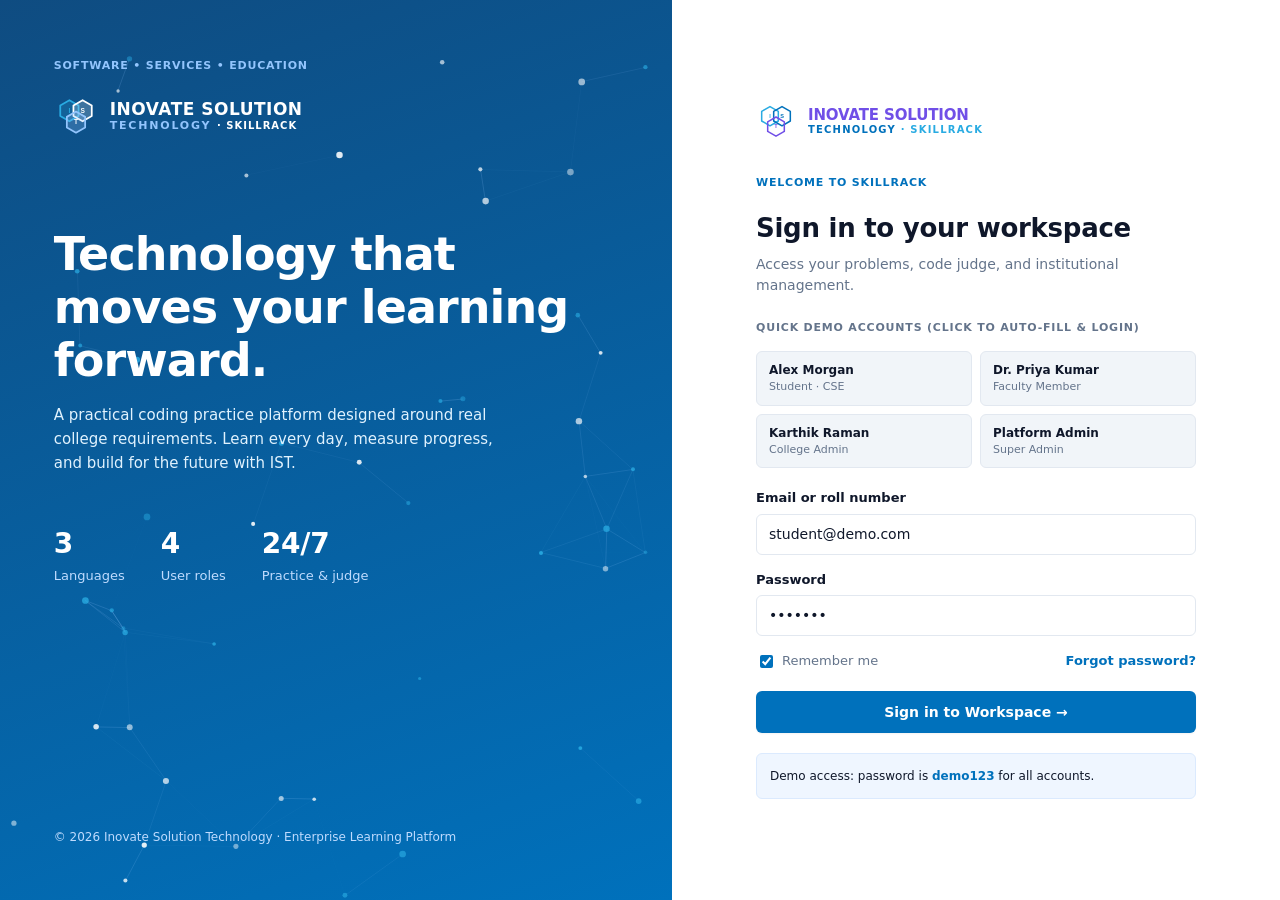
<file: CodeCampus_fixed.html>
<!DOCTYPE html>
<html lang="en">
<head>
<meta charset="UTF-8">
<meta name="viewport" content="width=device-width, initial-scale=1.0">
<title>INOVATE SOLUTION TECHNOLOGY — SKILLRACK</title>
<style>
:root {
  /* ========================================================
     IST BRAND PALETTE — CLEAN & MINIMAL
     ======================================================== */
  --primary: #0071bc;
  --primary-hover: #005d9e;
  --primary-active: #004b80;
  --primary-light: #eff6ff;
  --primary-subtle: #dbeafe;
  --primary-ring: rgba(0, 113, 188, 0.2);

  --ist-blue: #0071bc;
  --ist-purple: #704fe7;
  --ist-cyan: #29abe2;

  /* Blue accents */
  --blue: #0071bc;
  --blue-hover: #005d9e;
  --blue-light: #eff6ff;
  --blue-subtle: #bfdbfe;

  /* Neutral Canvas & Surfaces */
  --bg: #f8fafc;
  --bg-subtle: #f1f5f9;
  --panel: #ffffff;
  --panel-card: #ffffff;

  --text: #0f172a;
  --text-body: #334155;
  --text-muted: #64748b;
  --text-subtle: #94a3b8;

  --line: #e2e8f0;
  --line-strong: #cbd5e1;

  /* Status Colors */
  --green: #16a34a;
  --green-bg: #f0fdf4;
  --green-border: #bbf7d0;

  --red: #dc2626;
  --red-bg: #fef2f2;
  --red-border: #fecaca;

  --amber: #d97706;
  --amber-bg: #fffbeb;
  --amber-border: #fde68a;

  --radius-sm: 6px;
  --radius-md: 8px;
  --radius-lg: 12px;
  --radius-full: 9999px;

  --shadow-sm: 0 1px 2px 0 rgba(0, 0, 0, 0.05);
  --shadow-md: 0 4px 6px -1px rgba(0, 0, 0, 0.07), 0 2px 4px -2px rgba(0, 0, 0, 0.05);
  --shadow-lg: 0 10px 15px -3px rgba(0, 0, 0, 0.08), 0 4px 6px -4px rgba(0, 0, 0, 0.03);

  --font: 'Inter', system-ui, -apple-system, BlinkMacSystemFont, "Segoe UI", Roboto, Helvetica, Arial, sans-serif;
  --font-mono: 'JetBrains Mono', 'Fira Code', ui-monospace, Menlo, Monaco, Consolas, monospace;
}

[data-theme="dark"], body.dark {
  --primary: #38bdf8;
  --primary-hover: #7dd3fc;
  --primary-active: #0284c7;
  --primary-light: #082f49;
  --primary-subtle: #0c4a6e;
  --primary-ring: rgba(56, 189, 248, 0.25);

  --blue: #38bdf8;
  --blue-light: #082f49;
  --blue-subtle: #0c4a6e;

  --bg: #0f172a;
  --bg-subtle: #1e293b;
  --panel: #1e293b;
  --panel-card: #1e293b;

  --text: #f8fafc;
  --text-body: #cbd5e1;
  --text-muted: #94a3b8;
  --text-subtle: #64748b;

  --line: #334155;
  --line-strong: #475569;

  --green: #4ade80;
  --green-bg: rgba(34, 197, 94, 0.15);
  --green-border: rgba(34, 197, 94, 0.3);

  --red: #f87171;
  --red-bg: rgba(239, 68, 68, 0.15);
  --red-border: rgba(239, 68, 68, 0.3);

  --amber: #fbbf24;
  --amber-bg: rgba(245, 158, 11, 0.15);
  --amber-border: rgba(245, 158, 11, 0.3);

  --shadow-sm: 0 1px 2px 0 rgba(0, 0, 0, 0.3);
  --shadow-md: 0 4px 6px -1px rgba(0, 0, 0, 0.4);
  --shadow-lg: 0 10px 15px -3px rgba(0, 0, 0, 0.5);
}

* { box-sizing: border-box; }
body {
  margin: 0;
  background: var(--bg);
  color: var(--text-body);
  font: 14px/1.5 var(--font);
  -webkit-font-smoothing: antialiased;
}
button, input, select, textarea { font: inherit; }
button { cursor: pointer; border: 0; outline: none; }
.hidden { display: none !important; }

/* Clean, standard typography */
h1, h2, h3, h4 {
  color: var(--text);
  font-weight: 700;
  letter-spacing: -0.01em;
  margin: 0;
}
p { margin: 0; color: var(--text-muted); }
.muted { color: var(--text-muted); }

/* Badges & Labels */
.sub-badge {
  display: inline-flex;
  align-items: center;
  gap: 6px;
  font-size: 11px;
  font-weight: 700;
  letter-spacing: 0.8px;
  text-transform: uppercase;
  color: var(--primary);
  margin-bottom: 6px;
}

/* Brand Display */
.brand {
  display: flex;
  align-items: center;
  gap: 12px;
  font-weight: 800;
  user-select: none;
  cursor: pointer;
}
.brand-logo-wrap {
  width: 40px;
  height: 40px;
  display: grid;
  place-items: center;
  flex-shrink: 0;
}
.ist-logo-svg {
  width: 40px;
  height: 40px;
  overflow: visible;
}
.brand-title {
  font-size: 15px;
  font-weight: 800;
  letter-spacing: -0.01em;
  line-height: 1.2;
}
.brand-subtitle {
  font-size: 10px;
  font-weight: 700;
  letter-spacing: 1.2px;
  text-transform: uppercase;
  line-height: 1.2;
}

/* Login View Layout */
.login-wrap {
  min-height: 100vh;
  display: grid;
  grid-template-columns: 1.05fr 0.95fr;
  background: var(--panel);
}
.login-art {
  padding: 8%;
  background: linear-gradient(160deg, #0f4c81 0%, #0071bc 100%);
  color: #ffffff;
  display: flex;
  flex-direction: column;
  justify-content: space-between;
}
.login-art h1 {
  font-size: clamp(30px, 3.8vw, 46px);
  line-height: 1.15;
  max-width: 520px;
  margin: 0 0 16px;
  color: #ffffff;
  font-weight: 800;
  letter-spacing: -0.02em;
}
.login-art p {
  color: #e0f2fe;
  font-size: 15px;
  line-height: 1.6;
  max-width: 460px;
}
.art-stat {
  display: flex;
  gap: 36px;
  margin-top: 48px;
}
.art-stat strong {
  font-size: 28px;
  font-weight: 800;
  display: block;
  color: #ffffff;
  letter-spacing: -0.01em;
}
.art-stat span {
  font-size: 13px;
  color: #bfdbfe;
  font-weight: 500;
}
.login-box {
  width: min(440px, 88%);
  margin: auto;
  padding: 30px 0;
}
.login-box h2 {
  font-size: 26px;
  margin: 12px 0 6px;
}

/* Form Fields */
.field {
  display: grid;
  gap: 6px;
  margin: 15px 0;
}
.field label {
  font-weight: 600;
  font-size: 13px;
  color: var(--text);
}
.field input, .field select, .field textarea, .toolbar input, .toolbar select {
  width: 100%;
  border: 1px solid var(--line);
  border-radius: var(--radius-sm);
  padding: 9px 12px;
  background: var(--panel);
  color: var(--text);
  outline: none;
  font-size: 14px;
  transition: border-color 0.15s ease, box-shadow 0.15s ease;
}
.field input:focus, .field select:focus, .field textarea:focus, .toolbar input:focus, .toolbar select:focus {
  border-color: var(--primary);
  box-shadow: 0 0 0 3px var(--primary-ring);
}

/* Buttons */
.btn {
  display: inline-flex;
  align-items: center;
  justify-content: center;
  gap: 8px;
  padding: 9px 16px;
  border-radius: var(--radius-sm);
  background: var(--primary);
  color: #ffffff;
  font-weight: 600;
  font-size: 13px;
  line-height: 1.3;
  border: 1px solid transparent;
  transition: background-color 0.15s ease, border-color 0.15s ease;
  text-decoration: none;
  box-shadow: var(--shadow-sm);
}
.btn:hover {
  background: var(--primary-hover);
}
.btn:active {
  background: var(--primary-active);
}
.btn.secondary {
  background: var(--bg-subtle);
  color: var(--text);
  border: 1px solid var(--line);
  box-shadow: none;
}
.btn.secondary:hover {
  background: var(--line);
  border-color: var(--line-strong);
}
.btn.blue {
  background: var(--primary-light);
  color: var(--primary);
  border: 1px solid var(--primary-subtle);
  box-shadow: none;
}
.btn.blue:hover {
  background: #e0f2fe;
}
.btn.cyan {
  background: #f0f9ff;
  color: #0369a1;
  border: 1px solid #bae6fd;
  box-shadow: none;
}
.btn.cyan:hover {
  background: #e0f2fe;
}
.btn.ghost {
  background: transparent;
  color: var(--text-muted);
  border: 1px solid var(--line);
  box-shadow: none;
}
.btn.ghost:hover {
  background: var(--bg-subtle);
  color: var(--text);
}
.btn.danger {
  background: var(--red-bg);
  color: var(--red);
  border: 1px solid var(--red-border);
  box-shadow: none;
}
.btn.danger:hover {
  background: #fee2e2;
}
.btn.success {
  background: var(--green);
  color: #fff;
  box-shadow: var(--shadow-sm);
}
.btn.success:hover {
  background: #15803d;
}
.btn.small {
  padding: 6px 12px;
  font-size: 12px;
}
.btn.full {
  width: 100%;
}

/* Status Pills */
.pill {
  display: inline-flex;
  align-items: center;
  gap: 5px;
  padding: 3px 8px;
  border-radius: var(--radius-full);
  font-size: 11px;
  font-weight: 600;
  background: var(--green-bg);
  color: var(--green);
  border: 1px solid var(--green-border);
}
.pill.blue, .pill.purple {
  background: var(--primary-light);
  color: var(--primary);
  border-color: var(--primary-subtle);
}
.pill.cyan {
  background: #f0f9ff;
  color: #0284c7;
  border-color: #bae6fd;
}
.pill.warn {
  background: var(--amber-bg);
  color: var(--amber);
  border-color: var(--amber-border);
}
.pill.bad {
  background: var(--red-bg);
  color: var(--red);
  border-color: var(--red-border);
}

/* Demo Role Selection Chips */
.demo-role-chips {
  display: grid;
  grid-template-columns: 1fr 1fr;
  gap: 8px;
  margin: 14px 0 20px;
}
.demo-chip-btn {
  display: flex;
  flex-direction: column;
  align-items: flex-start;
  padding: 9px 12px;
  border-radius: var(--radius-sm);
  background: var(--bg-subtle);
  border: 1px solid var(--line);
  color: var(--text);
  text-align: left;
  transition: border-color 0.15s ease, background-color 0.15s ease;
}
.demo-chip-btn:hover {
  background: var(--primary-light);
  border-color: var(--primary-subtle);
}
.demo-chip-btn strong {
  font-size: 12px;
  color: var(--text);
}
.demo-chip-btn span {
  font-size: 11px;
  color: var(--text-muted);
}

/* Platform Workspace Layout */
.app {
  min-height: 100vh;
  display: grid;
  grid-template-columns: 250px 1fr;
}
.sidebar {
  background: var(--panel);
  border-right: 1px solid var(--line);
  padding: 20px 12px;
  display: flex;
  flex-direction: column;
  position: sticky;
  top: 0;
  height: 100vh;
  z-index: 5;
}
.sidebar .brand {
  padding: 0 6px 20px;
}
.nav-label {
  font-size: 10px;
  text-transform: uppercase;
  letter-spacing: 1.1px;
  color: var(--text-subtle);
  font-weight: 700;
  padding: 12px 10px 6px;
}
.nav {
  display: grid;
  gap: 2px;
  overflow-y: auto;
}
.nav button {
  display: flex;
  align-items: center;
  gap: 11px;
  text-align: left;
  background: transparent;
  color: var(--text-body);
  padding: 9px 12px;
  border-radius: var(--radius-sm);
  font-weight: 500;
  font-size: 13px;
  transition: background-color 0.12s ease, color 0.12s ease;
}
.nav button:hover {
  background: var(--bg-subtle);
  color: var(--text);
}
.nav button.active {
  background: var(--primary-light);
  color: var(--primary);
  font-weight: 600;
}
.nav .ico {
  width: 18px;
  text-align: center;
  font-size: 15px;
  color: inherit;
}
.side-bottom {
  margin-top: auto;
  border-top: 1px solid var(--line);
  padding: 16px 6px 0;
}
.user-mini {
  display: flex;
  align-items: center;
  gap: 10px;
}
.avatar {
  width: 34px;
  height: 34px;
  border-radius: 50%;
  background: var(--primary);
  color: #ffffff;
  display: grid;
  place-items: center;
  font-weight: 700;
  font-size: 13px;
  flex-shrink: 0;
}
.user-mini small {
  display: block;
  color: var(--text-muted);
  font-size: 12px;
}
.main {
  min-width: 0;
  background: var(--bg);
}
.topbar {
  height: 64px;
  background: var(--panel);
  border-bottom: 1px solid var(--line);
  display: flex;
  align-items: center;
  justify-content: space-between;
  padding: 0 28px;
  position: sticky;
  top: 0;
  z-index: 4;
}
.top-left {
  display: flex;
  align-items: center;
  gap: 12px;
}
.top-actions {
  display: flex;
  align-items: center;
  gap: 10px;
}
.icon-btn {
  width: 34px;
  height: 34px;
  border-radius: var(--radius-sm);
  background: var(--bg-subtle);
  border: 1px solid var(--line);
  color: var(--text-muted);
  display: grid;
  place-items: center;
  font-size: 14px;
  transition: background-color 0.15s ease, color 0.15s ease;
}
.icon-btn:hover {
  background: var(--panel);
  color: var(--text);
  border-color: var(--line-strong);
}

/* Role Switcher Chips */
.role-switcher {
  display: flex;
  align-items: center;
  background: var(--bg-subtle);
  border: 1px solid var(--line);
  padding: 2px;
  border-radius: var(--radius-sm);
  gap: 2px;
}
.role-chip {
  padding: 4px 10px;
  border-radius: 4px;
  font-size: 12px;
  font-weight: 500;
  background: transparent;
  color: var(--text-muted);
  transition: background-color 0.12s ease, color 0.12s ease;
}
.role-chip:hover {
  color: var(--text);
}
.role-chip.active {
  background: var(--panel);
  color: var(--primary);
  box-shadow: var(--shadow-sm);
  font-weight: 600;
}

.content {
  padding: 24px 28px;
  max-width: 1400px;
  margin: auto;
}
.page-head {
  display: flex;
  justify-content: space-between;
  align-items: flex-start;
  gap: 16px;
  margin-bottom: 22px;
}
.page-head h1 {
  font-size: 22px;
  margin: 0 0 3px;
}

/* Grid & Cards */
.grid {
  display: grid;
  gap: 16px;
}
.stats {
  grid-template-columns: repeat(4, minmax(0, 1fr));
  margin-bottom: 20px;
}
.card {
  background: var(--panel);
  border: 1px solid var(--line);
  border-radius: var(--radius-md);
  padding: 18px;
  box-shadow: var(--shadow-sm);
  min-width: 0;
  position: relative;
  transition: border-color 0.15s ease;
}
.card:hover {
  border-color: var(--line-strong);
}
.stat-top {
  display: flex;
  justify-content: space-between;
  color: var(--text-muted);
  font-weight: 600;
  font-size: 13px;
}
.stat-icon {
  width: 32px;
  height: 32px;
  border-radius: var(--radius-sm);
  background: var(--primary-light);
  color: var(--primary);
  display: grid;
  place-items: center;
  font-size: 15px;
}
.stat-value {
  font-size: 26px;
  font-weight: 800;
  margin: 10px 0 2px;
  color: var(--text);
  letter-spacing: -0.01em;
}
.positive {
  color: var(--green);
  font-size: 12px;
  font-weight: 600;
}
.negative {
  color: var(--red);
  font-size: 12px;
  font-weight: 600;
}
.card-head {
  display: flex;
  justify-content: space-between;
  align-items: center;
  margin-bottom: 14px;
}
.two {
  grid-template-columns: 1fr 1fr;
}
.three {
  grid-template-columns: repeat(3, minmax(0, 1fr));
}

/* Tables */
.table-wrap {
  overflow-x: auto;
  border: 1px solid var(--line);
  border-radius: var(--radius-sm);
  background: var(--panel);
}
table {
  width: 100%;
  border-collapse: collapse;
  text-align: left;
  font-size: 13px;
}
th {
  padding: 11px 14px;
  background: var(--bg-subtle);
  color: var(--text-muted);
  font-weight: 600;
  font-size: 12px;
  text-transform: uppercase;
  letter-spacing: 0.5px;
  border-bottom: 1px solid var(--line);
}
td {
  padding: 12px 14px;
  border-bottom: 1px solid var(--line);
  color: var(--text);
}
tbody tr:last-child td {
  border-bottom: 0;
}
tbody tr:hover {
  background: var(--bg-subtle);
}

/* Progress & Analytics Bars */
.bar {
  height: 8px;
  background: var(--bg-subtle);
  border-radius: var(--radius-full);
  overflow: hidden;
  border: 1px solid var(--line);
}
.bar span {
  height: 100%;
  display: block;
  background: var(--primary);
  border-radius: var(--radius-full);
  transition: width 0.3s ease;
}
.topic {
  display: grid;
  grid-template-columns: 1fr auto;
  gap: 6px;
  margin: 12px 0;
}
.topic .bar {
  grid-column: 1 / -1;
}

/* Activity Bar Chart */
.activity-bar {
  background: var(--primary);
  border-radius: 3px 3px 0 0;
  transition: height 0.3s ease;
}
.activity-bar:hover {
  background: var(--primary-hover);
}

/* Toolbar & Filter Controls */
.toolbar {
  display: flex;
  gap: 10px;
  flex-wrap: wrap;
  margin-bottom: 16px;
}
.toolbar input {
  max-width: 260px;
}
.toolbar select {
  max-width: 200px;
}

/* Problem Items */
.problem {
  display: flex;
  align-items: center;
  justify-content: space-between;
  gap: 12px;
  padding: 12px 0;
  border-bottom: 1px solid var(--line);
}
.problem:last-child {
  border: 0;
}
.problem p {
  margin: 3px 0 0;
  color: var(--text-muted);
  font-size: 12px;
}

/* Code Editor & Console */
.editor-layout {
  display: grid;
  grid-template-columns: 1.3fr 0.7fr;
  gap: 16px;
}
.editor {
  background: #0f172a;
  color: #f8fafc;
  border-radius: var(--radius-md);
  overflow: hidden;
  border: 1px solid #1e293b;
}
.editor-head {
  display: flex;
  justify-content: space-between;
  align-items: center;
  padding: 10px 14px;
  background: #1e293b;
  border-bottom: 1px solid #334155;
  font-size: 13px;
  font-weight: 600;
}
.editor textarea {
  width: 100%;
  height: 330px;
  background: #0f172a;
  color: #f8fafc;
  border: 0;
  resize: vertical;
  padding: 16px;
  font: 13px/1.65 var(--font-mono);
  outline: none;
}
.output {
  background: #0f172a;
  color: #cbd5e1;
  min-height: 110px;
  padding: 14px;
  border-radius: var(--radius-sm);
  font: 12px/1.65 var(--font-mono);
  white-space: pre-wrap;
  border: 1px solid #1e293b;
}

/* Tabs */
.tabs {
  display: flex;
  gap: 6px;
  margin-bottom: 16px;
  flex-wrap: wrap;
}
.tabs button {
  background: var(--panel);
  border: 1px solid var(--line);
  padding: 7px 13px;
  border-radius: var(--radius-sm);
  color: var(--text-muted);
  font-weight: 500;
  font-size: 13px;
  transition: background-color 0.15s ease, color 0.15s ease;
}
.tabs button:hover {
  background: var(--bg-subtle);
  color: var(--text);
}
.tabs button.active {
  background: var(--primary-light);
  border-color: var(--primary-subtle);
  color: var(--primary);
  font-weight: 600;
}

.empty {
  padding: 36px;
  text-align: center;
  color: var(--text-muted);
}

/* Modal Dialog */
.modal-back {
  position: fixed;
  inset: 0;
  background: rgba(15, 23, 42, 0.5);
  display: grid;
  place-items: center;
  z-index: 100;
  padding: 18px;
}
.modal {
  width: min(520px, 100%);
  background: var(--panel);
  border: 1px solid var(--line);
  border-radius: var(--radius-md);
  padding: 22px;
  box-shadow: var(--shadow-lg);
}
.modal h2 {
  margin: 0 0 16px;
  font-size: 19px;
}
.modal-actions {
  display: flex;
  justify-content: flex-end;
  gap: 10px;
  margin-top: 20px;
}

/* Toast Notification */
.toast-root {
  position: fixed;
  right: 20px;
  bottom: 20px;
  z-index: 200;
  pointer-events: none;
}
.toast {
  background: #0f172a;
  color: #ffffff;
  padding: 10px 16px;
  border-radius: var(--radius-sm);
  box-shadow: var(--shadow-md);
  font-size: 13px;
  font-weight: 500;
  border-left: 3px solid var(--primary);
}

.mobile-menu { display: none; }
.rank { font-weight: 700; color: var(--primary); }
.streak {
  font-size: 26px;
  font-weight: 800;
  color: var(--text);
  display: flex;
  align-items: center;
  gap: 8px;
}
.streak .flame {
  display: inline-block;
}
.calendar { display: grid; grid-template-columns: repeat(7, 1fr); gap: 6px; }
.day { background: var(--bg-subtle); border-radius: 4px; height: 26px; }
.day.done { background: #86efac; }
.day.today { outline: 2px solid var(--primary); }
.notice {
  padding: 13px;
  background: var(--primary-light);
  border: 1px solid var(--primary-subtle);
  border-radius: var(--radius-sm);
  color: var(--text);
  font-size: 13px;
}
.notice b {
  color: var(--primary);
}
.profile-row { display: flex; align-items: center; gap: 14px; }
.big-avatar {
  width: 58px;
  height: 58px;
  border-radius: 50%;
  background: var(--primary);
  color: #ffffff;
  display: grid;
  place-items: center;
  font-size: 22px;
  font-weight: 700;
}

@media(max-width: 1080px) {
  .app { grid-template-columns: 210px 1fr; }
  .stats { grid-template-columns: repeat(2, 1fr); }
  .two, .editor-layout { grid-template-columns: 1fr; }
}
@media(max-width: 768px) {
  .login-wrap { grid-template-columns: 1fr; }
  .login-art { display: none; }
  .app { display: block; }
  .sidebar {
    position: fixed;
    z-index: 80;
    left: -260px;
    width: 250px;
    transition: left 0.2s ease;
    box-shadow: var(--shadow-lg);
  }
  .sidebar.open { left: 0; }
  .mobile-menu { display: inline-grid; }
  .topbar { padding: 0 16px; }
  .content { padding: 18px 16px; }
  .stats { gap: 10px; }
  .card { padding: 16px; }
  .stat-value { font-size: 22px; }
  .page-head { flex-direction: column; }
  .three { grid-template-columns: 1fr; }
  .role-switcher { display: none; }
}

/* ========================================================
   HIGH-LEVEL INTERACTIVE & MOVING MOTION SYSTEM
   ======================================================== */

/* 1. Staggered Entrance Motion for Views & Cards */
@keyframes cascadeIn {
  0% {
    opacity: 0;
    transform: translateY(16px) scale(0.985);
  }
  100% {
    opacity: 1;
    transform: translateY(0) scale(1);
  }
}
.stagger-in {
  animation: cascadeIn 0.38s cubic-bezier(0.16, 1, 0.3, 1) both;
}

/* 2. Interactive Spotlight & Elevation for Cards */
.card {
  position: relative;
  overflow: hidden;
  transition: transform 0.24s cubic-bezier(0.16, 1, 0.3, 1), box-shadow 0.24s ease, border-color 0.2s ease;
}
.card:hover {
  transform: translateY(-2px);
  box-shadow: 0 8px 24px -4px rgba(0, 113, 188, 0.12), 0 2px 6px -1px rgba(0, 0, 0, 0.04);
  border-color: #93c5fd;
}
.card::after {
  content: '';
  position: absolute;
  inset: 0;
  background: radial-gradient(380px circle at var(--mouse-x, -500px) var(--mouse-y, -500px), rgba(0, 113, 188, 0.08), transparent 60%);
  pointer-events: none;
  opacity: 0;
  transition: opacity 0.25s ease;
}
.card:hover::after {
  opacity: 1;
}

/* 3. Hero Interactive Canvas */
.hero-canvas {
  position: absolute;
  top: 0;
  left: 0;
  width: 100%;
  height: 100%;
  pointer-events: auto;
  z-index: 1;
}
.login-art {
  position: relative;
  overflow: hidden;
}
.login-art > div, .login-art > small {
  position: relative;
  z-index: 2;
  pointer-events: none;
}
.login-art .brand, .login-art .art-stat {
  pointer-events: auto;
}

/* 4. Sliding Gliding Role Switcher */
.role-switcher {
  position: relative;
  display: flex;
  align-items: center;
  background: var(--bg-subtle);
  border: 1px solid var(--line);
  padding: 3px;
  border-radius: var(--radius-sm);
  gap: 2px;
}
.role-indicator {
  position: absolute;
  top: 3px;
  left: 3px;
  height: calc(100% - 6px);
  background: var(--panel);
  border-radius: 4px;
  box-shadow: 0 2px 8px rgba(0, 113, 188, 0.14), 0 1px 3px rgba(0, 0, 0, 0.06);
  transition: transform 0.28s cubic-bezier(0.34, 1.56, 0.64, 1), width 0.24s cubic-bezier(0.16, 1, 0.3, 1);
  pointer-events: none;
  z-index: 1;
}
.role-chip {
  position: relative;
  z-index: 2;
  padding: 5px 12px;
  border-radius: 4px;
  font-size: 12px;
  font-weight: 500;
  background: transparent;
  color: var(--text-muted);
  transition: color 0.18s ease;
}
.role-chip:hover {
  color: var(--text);
}
.role-chip.active {
  background: transparent !important;
  box-shadow: none !important;
  color: var(--primary) !important;
  font-weight: 650 !important;
}

/* 5. Button Ripple Click Feedback */
.btn, .demo-chip-btn {
  position: relative;
  overflow: hidden;
}
.btn-ripple {
  position: absolute;
  border-radius: 50%;
  background: rgba(255, 255, 255, 0.38);
  transform: scale(0);
  animation: btnRipple 0.5s ease-out;
  pointer-events: none;
}
@keyframes btnRipple {
  to {
    transform: scale(3.5);
    opacity: 0;
  }
}

/* 6. Fluid Energy Wave Shimmer for Progress Bars */
@keyframes energyShimmer {
  0% { background-position: 200% 0; }
  100% { background-position: -200% 0; }
}
.bar span {
  background: linear-gradient(90deg, #0071bc 0%, #29abe2 40%, #0071bc 80%, #29abe2 100%);
  background-size: 200% 100%;
  animation: energyShimmer 3.2s ease-in-out infinite;
  transition: width 0.65s cubic-bezier(0.16, 1, 0.3, 1);
}

/* 7. Interactive Physics Activity Bar Chart */
.activity-wrap {
  position: relative;
  height: 140px;
  display: flex;
  align-items: flex-end;
  gap: 12px;
  padding: 18px 6px 8px;
}
.activity-bar {
  background: var(--primary);
  border-radius: 4px 4px 0 0;
  transform-origin: bottom;
  animation: barRise 0.65s cubic-bezier(0.34, 1.56, 0.64, 1) both;
  transition: transform 0.22s cubic-bezier(0.34, 1.56, 0.64, 1), background-color 0.18s ease, opacity 0.2s ease;
  cursor: pointer;
}
@keyframes barRise {
  from { transform: scaleY(0); }
  to { transform: scaleY(1); }
}
.activity-bar:hover {
  background: #29abe2;
  transform: scaleY(1.08) scaleX(1.06);
}
.activity-wrap:hover .activity-bar:not(:hover) {
  opacity: 0.55;
}
.chart-tooltip {
  position: absolute;
  top: 0;
  left: 0;
  background: #0f172a;
  color: #ffffff;
  padding: 6px 12px;
  border-radius: 6px;
  font-size: 11px;
  font-weight: 600;
  pointer-events: none;
  opacity: 0;
  transform: translate(-50%, -6px) scale(0.95);
  transition: opacity 0.18s ease, transform 0.22s cubic-bezier(0.16, 1, 0.3, 1);
  z-index: 20;
  box-shadow: 0 4px 16px rgba(0, 0, 0, 0.3);
  border: 1px solid #334155;
  white-space: nowrap;
}
.chart-tooltip.active {
  opacity: 1;
  transform: translate(-50%, -18px) scale(1);
}
.chart-tooltip small {
  display: block;
  color: #94a3b8;
  font-size: 10px;
  font-weight: 400;
}

/* 8. Organic Streak Flame Motion */
.streak-wrap {
  display: flex;
  align-items: center;
  gap: 10px;
}
.flame-svg {
  width: 28px;
  height: 28px;
  filter: drop-shadow(0 2px 8px rgba(245, 158, 11, 0.4));
  animation: flameWiggle 2.4s ease-in-out infinite alternate;
  transform-origin: 50% 90%;
}
@keyframes flameWiggle {
  0% { transform: scale(1) rotate(-1deg); }
  50% { transform: scale(1.08, 1.04) rotate(2deg); }
  100% { transform: scale(0.97, 1.06) rotate(-2deg); }
}

/* 9. Sequential Test Runner Animation */
.test-suite {
  display: grid;
  gap: 8px;
  margin-top: 10px;
}
.test-case-item {
  display: flex;
  align-items: center;
  justify-content: space-between;
  padding: 8px 12px;
  background: var(--bg-subtle);
  border: 1px solid var(--line);
  border-radius: 6px;
  font-size: 12px;
  animation: cascadeIn 0.3s cubic-bezier(0.16, 1, 0.3, 1) both;
}
.test-case-item.pass {
  border-color: var(--green-border);
  background: var(--green-bg);
  color: var(--green);
}
.test-case-item.fail {
  border-color: var(--red-border);
  background: var(--red-bg);
  color: var(--red);
}

/* 10. Spring Modal Pop-In */
@keyframes modalSpring {
  0% {
    opacity: 0;
    transform: scale(0.92) translateY(12px);
  }
  100% {
    opacity: 1;
    transform: scale(1) translateY(0);
  }
}
.modal {
  animation: modalSpring 0.28s cubic-bezier(0.34, 1.56, 0.64, 1) forwards;
}

/* 11. Toast Progress Bar */
.toast {
  position: relative;
  overflow: hidden;
  animation: cascadeIn 0.25s cubic-bezier(0.16, 1, 0.3, 1) forwards;
}
.toast-bar {
  position: absolute;
  bottom: 0;
  left: 0;
  height: 3px;
  background: var(--primary);
  width: 100%;
  animation: toastDrain 2.6s linear forwards;
}
@keyframes toastDrain {
  from { width: 100%; }
  to { width: 0%; }
}

/* ========================================================
   INTERACTIVE LEADERBOARD SYSTEM (Podium, Duel, Scopes)
   ======================================================== */

.podium-wrap {
  display: grid;
  grid-template-columns: 1fr 1.08fr 1fr;
  align-items: flex-end;
  gap: 16px;
  margin: 14px 0 22px;
}
.podium-card {
  position: relative;
  background: var(--panel);
  border: 1px solid var(--line);
  border-radius: var(--radius-lg);
  padding: 22px 16px 18px;
  text-align: center;
  box-shadow: var(--shadow-sm);
  cursor: pointer;
  transition: transform 0.28s cubic-bezier(0.34, 1.56, 0.64, 1), box-shadow 0.25s ease, border-color 0.2s ease;
  overflow: hidden;
}
.podium-card:hover {
  transform: translateY(-6px) scale(1.02);
  box-shadow: 0 14px 30px -4px rgba(0, 113, 188, 0.16);
  border-color: #93c5fd;
}
.podium-card.rank-1 {
  min-height: 225px;
  border-color: #f59e0b;
  box-shadow: 0 8px 24px -4px rgba(245, 158, 11, 0.22);
  background: linear-gradient(180deg, rgba(254, 243, 199, 0.28) 0%, var(--panel) 40%);
}
.podium-card.rank-2 {
  min-height: 195px;
  border-color: #94a3b8;
  background: linear-gradient(180deg, rgba(241, 245, 249, 0.6) 0%, var(--panel) 40%);
}
.podium-card.rank-3 {
  min-height: 175px;
  border-color: #d97706;
  background: linear-gradient(180deg, rgba(254, 215, 170, 0.28) 0%, var(--panel) 40%);
}
.podium-badge-icon {
  width: 44px;
  height: 44px;
  border-radius: 50%;
  margin: 0 auto 10px;
  display: grid;
  place-items: center;
  font-size: 22px;
  box-shadow: 0 4px 12px rgba(0, 0, 0, 0.08);
}
.rank-1 .podium-badge-icon {
  background: linear-gradient(135deg, #fef08a 0%, #f59e0b 100%);
  color: #78350f;
  animation: crownGleam 2.8s ease-in-out infinite alternate;
}
@keyframes crownGleam {
  0% { transform: scale(1) rotate(-2deg); }
  100% { transform: scale(1.1) rotate(2deg); filter: drop-shadow(0 0 8px rgba(245, 158, 11, 0.5)); }
}
.rank-2 .podium-badge-icon {
  background: linear-gradient(135deg, #f8fafc 0%, #cbd5e1 100%);
  color: #334155;
}
.rank-3 .podium-badge-icon {
  background: linear-gradient(135deg, #fed7aa 0%, #f97316 100%);
  color: #7c2d12;
}
.podium-avatar {
  width: 42px;
  height: 42px;
  border-radius: 50%;
  margin: 0 auto 8px;
  display: grid;
  place-items: center;
  font-weight: 800;
  color: #fff;
  font-size: 15px;
  box-shadow: 0 2px 8px rgba(0, 0, 0, 0.12);
}
.podium-step-num {
  position: absolute;
  top: 10px;
  left: 14px;
  font-size: 11px;
  font-weight: 800;
  letter-spacing: 0.5px;
  padding: 2px 8px;
  border-radius: var(--radius-full);
}
.rank-1 .podium-step-num { background: #fef3c7; color: #b45309; }
.rank-2 .podium-step-num { background: #f1f5f9; color: #475569; }
.rank-3 .podium-step-num { background: #ffedd5; color: #c2410c; }

/* Gap Closer Target Banner */
.lb-target-banner {
  background: linear-gradient(135deg, var(--primary-light) 0%, #f0f9ff 100%);
  border: 1px solid var(--primary-subtle);
  border-radius: var(--radius-md);
  padding: 14px 20px;
  margin-bottom: 20px;
  display: flex;
  align-items: center;
  justify-content: space-between;
  gap: 20px;
  position: relative;
  overflow: hidden;
}
.lb-target-info {
  display: flex;
  align-items: center;
  gap: 12px;
}
.lb-target-progress-wrap {
  flex: 1;
  max-width: 320px;
}

/* Leaderboard Filter Toolbar */
.lb-controls {
  display: flex;
  align-items: center;
  justify-content: space-between;
  gap: 14px;
  flex-wrap: wrap;
  margin-bottom: 16px;
}
.lb-tabs {
  display: inline-flex;
  background: var(--bg-subtle);
  border: 1px solid var(--line);
  padding: 3px;
  border-radius: var(--radius-sm);
  gap: 2px;
}
.lb-tab-btn {
  padding: 6px 14px;
  border-radius: 4px;
  font-size: 12px;
  font-weight: 600;
  background: transparent;
  color: var(--text-muted);
  transition: all 0.18s ease;
}
.lb-tab-btn:hover {
  color: var(--text);
}
.lb-tab-btn.active {
  background: var(--panel);
  color: var(--primary);
  box-shadow: var(--shadow-sm);
}
.lb-search-wrap {
  display: flex;
  align-items: center;
  gap: 10px;
  flex: 1;
  max-width: 380px;
}

/* Interactive Table Row Hover & Actions */
.lb-row {
  transition: transform 0.18s cubic-bezier(0.16, 1, 0.3, 1), background-color 0.15s ease;
}
.lb-row:hover {
  background: var(--bg-subtle) !important;
  transform: translateX(3px);
}
.lb-row.is-you {
  background: var(--primary-light) !important;
  border-left: 3px solid var(--primary);
  font-weight: 600;
}
.trend-up {
  color: var(--green);
  font-size: 11px;
  font-weight: 700;
}
.trend-down {
  color: var(--red);
  font-size: 11px;
  font-weight: 700;
}
.trend-same {
  color: var(--text-subtle);
  font-size: 11px;
  font-weight: 600;
}
.lb-student-cell {
  display: flex;
  align-items: center;
  gap: 10px;
}
.lb-avatar-mini {
  width: 30px;
  height: 30px;
  border-radius: 50%;
  background: var(--primary);
  color: #fff;
  display: grid;
  place-items: center;
  font-size: 11px;
  font-weight: 700;
  flex-shrink: 0;
}
.lb-action-btns {
  display: flex;
  align-items: center;
  gap: 6px;
  opacity: 0.85;
}
.lb-row:hover .lb-action-btns {
  opacity: 1;
}

/* Head-to-Head Comparison Modal */
.duel-wrap {
  display: grid;
  grid-template-columns: 1fr auto 1fr;
  align-items: center;
  gap: 16px;
  margin: 16px 0 22px;
  padding: 16px;
  background: var(--bg-subtle);
  border-radius: var(--radius-md);
  border: 1px solid var(--line);
}
.duel-player {
  text-align: center;
}
.duel-vs {
  font-weight: 900;
  font-size: 14px;
  color: var(--primary);
  width: 36px;
  height: 36px;
  border-radius: 50%;
  background: var(--panel);
  display: grid;
  place-items: center;
  border: 1px solid var(--line);
  box-shadow: var(--shadow-sm);
}
.stat-duel-row {
  display: grid;
  grid-template-columns: 85px 1fr 85px;
  align-items: center;
  gap: 12px;
  margin: 12px 0;
  font-size: 12px;
}
.duel-bar-split {
  height: 8px;
  display: flex;
  background: var(--line);
  border-radius: var(--radius-full);
  overflow: hidden;
}
.duel-bar-you {
  background: var(--primary);
  transition: width 0.6s cubic-bezier(0.16, 1, 0.3, 1);
}
.duel-bar-them {
  background: #f59e0b;
  transition: width 0.6s cubic-bezier(0.16, 1, 0.3, 1);
}
</style>
</head>
<body>

<!-- LOGIN VIEW -->
<div id="login" class="login-wrap">
  <section class="login-art">
    <canvas id="heroCanvas" class="hero-canvas"></canvas>
    <div>
      <div class="sub-badge" style="color:#93c5fd;">SOFTWARE • SERVICES • EDUCATION</div>
      <div class="brand" style="margin-top:14px;">
        <div class="brand-logo-wrap" style="width:44px;height:44px;">
          <svg class="ist-logo-svg" style="width:44px;height:44px;" viewBox="0 0 100 100" fill="none">
            <polygon points="55.8,26.0 55.8,50.0 35.0,62.0 14.2,50.0 14.2,26.0 35.0,14.0" stroke="#29abe2" stroke-width="4" stroke-linejoin="round" fill="rgba(41, 171, 226, 0.2)"/>
            <text x="35" y="43" font-family="'Inter', sans-serif" font-weight="900" font-size="15" fill="#29abe2" text-anchor="middle">I</text>
            <polygon points="85.8,26.0 85.8,50.0 65.0,62.0 44.2,50.0 44.2,26.0 65.0,14.0" stroke="#ffffff" stroke-width="4" stroke-linejoin="round" fill="rgba(255, 255, 255, 0.2)"/>
            <text x="65" y="43" font-family="'Inter', sans-serif" font-weight="900" font-size="15" fill="#ffffff" text-anchor="middle">S</text>
            <polygon points="70.8,52.0 70.8,76.0 50.0,88.0 29.2,76.0 29.2,52.0 50.0,40.0" stroke="#93c5fd" stroke-width="4" stroke-linejoin="round" fill="rgba(147, 197, 253, 0.25)"/>
            <text x="50" y="69" font-family="'Inter', sans-serif" font-weight="900" font-size="15" fill="#ffffff" text-anchor="middle">T</text>
          </svg>
        </div>
        <div>
          <div style="font-size:17px;font-weight:900;letter-spacing:0.5px;color:#ffffff;line-height:1.15;">INOVATE SOLUTION</div>
          <div style="font-size:11px;font-weight:700;letter-spacing:1.8px;color:#93c5fd;line-height:1.2;">TECHNOLOGY <span style="color:#ffffff;font-size:10px;font-weight:600;letter-spacing:1px;">· SKILLRACK</span></div>
        </div>
      </div>

      <div style="margin-top: 10vh;">
        <h1>Technology that moves your learning forward.</h1>
        <p>A practical coding practice platform designed around real college requirements. Learn every day, measure progress, and build for the future with IST.</p>
        <div class="art-stat">
          <div><strong>3</strong><span>Languages</span></div>
          <div><strong>4</strong><span>User roles</span></div>
          <div><strong>24/7</strong><span>Practice & judge</span></div>
        </div>
      </div>
    </div>
    <small style="color: #bfdbfe; font-size:12px;">© 2026 Inovate Solution Technology · Enterprise Learning Platform</small>
  </section>

  <section class="login-box">
    <div class="brand">
      <div class="brand-logo-wrap">
        <svg class="ist-logo-svg" viewBox="0 0 100 100" fill="none">
          <polygon class="hex-cyan" points="55.8,26.0 55.8,50.0 35.0,62.0 14.2,50.0 14.2,26.0 35.0,14.0" stroke="#29abe2" stroke-width="3.8" stroke-linejoin="round"/>
          <text x="35" y="42" font-family="'Inter', sans-serif" font-weight="900" font-size="14" fill="#29abe2" text-anchor="middle">I</text>
          <polygon class="hex-blue" points="85.8,26.0 85.8,50.0 65.0,62.0 44.2,50.0 44.2,26.0 65.0,14.0" stroke="#0071bc" stroke-width="3.8" stroke-linejoin="round"/>
          <text x="65" y="42" font-family="'Inter', sans-serif" font-weight="900" font-size="14" fill="#0071bc" text-anchor="middle">S</text>
          <polygon class="hex-purple" points="70.8,52.0 70.8,76.0 50.0,88.0 29.2,76.0 29.2,52.0 50.0,40.0" stroke="#704fe7" stroke-width="3.8" stroke-linejoin="round"/>
          <text x="50" y="68" font-family="'Inter', sans-serif" font-weight="900" font-size="14" fill="#704fe7" text-anchor="middle">T</text>
        </svg>
      </div>
      <div>
        <div class="brand-title"><span style="color:#704fe7;">INOVATE SOLUTION</span></div>
        <div class="brand-subtitle"><span style="color:#0071bc;">TECHNOLOGY</span> <span style="color:#29abe2;">· SKILLRACK</span></div>
      </div>
    </div>

    <div style="margin-top:30px;">
      <div class="sub-badge">WELCOME TO SKILLRACK</div>
      <h2>Sign in to your workspace</h2>
      <p class="muted">Access your problems, code judge, and institutional management.</p>
    </div>

    <!-- Quick Demo Accounts One-Click Selector -->
    <div style="margin-top:20px;">
      <small style="font-weight:700;color:var(--text-muted);font-size:11px;text-transform:uppercase;letter-spacing:0.8px;">Quick Demo Accounts (Click to auto-fill & login)</small>
      <div class="demo-role-chips">
        <button type="button" class="demo-chip-btn" onclick="quickLogin('student')">
          <strong>Alex Morgan</strong>
          <span>Student · CSE</span>
        </button>
        <button type="button" class="demo-chip-btn" onclick="quickLogin('faculty')">
          <strong>Dr. Priya Kumar</strong>
          <span>Faculty Member</span>
        </button>
        <button type="button" class="demo-chip-btn" onclick="quickLogin('admin')">
          <strong>Karthik Raman</strong>
          <span>College Admin</span>
        </button>
        <button type="button" class="demo-chip-btn" onclick="quickLogin('super')">
          <strong>Platform Admin</strong>
          <span>Super Admin</span>
        </button>
      </div>
    </div>

    <form id="loginForm">
      <div class="field">
        <label>Email or roll number</label>
        <input id="loginId" placeholder="e.g. student@demo.com" required value="student@demo.com">
      </div>
      <div class="field">
        <label>Password</label>
        <input id="loginPass" type="password" placeholder="Enter password" required value="demo123">
      </div>
      <div style="display:flex;justify-content:space-between;align-items:center;margin:12px 0 20px;">
        <label class="muted" style="font-size:13px;display:flex;align-items:center;gap:6px;cursor:pointer;">
          <input type="checkbox" checked style="accent-color:var(--primary);"> Remember me
        </label>
        <a href="#" onclick="toast('Please contact your administrator to reset demo password.');return false;" style="color:var(--primary);text-decoration:none;font-weight:600;font-size:13px;">Forgot password?</a>
      </div>
      <button class="btn full" style="padding:11px 16px;font-size:14px;">Sign in to Workspace →</button>
    </form>
    <div class="notice" style="margin-top:20px;font-size:12px;">
      Demo access: password is <b>demo123</b> for all accounts.
    </div>
  </section>
</div>

<!-- PLATFORM WORKSPACE VIEW -->
<div id="app" class="app hidden">
  <aside class="sidebar" id="sidebar">
    <div class="brand">
      <div class="brand-logo-wrap">
        <svg class="ist-logo-svg" viewBox="0 0 100 100" fill="none">
          <polygon class="hex-cyan" points="55.8,26.0 55.8,50.0 35.0,62.0 14.2,50.0 14.2,26.0 35.0,14.0" stroke="#29abe2" stroke-width="3.8" stroke-linejoin="round"/>
          <text x="35" y="42" font-family="'Inter', sans-serif" font-weight="900" font-size="14" fill="#29abe2" text-anchor="middle">I</text>
          <polygon class="hex-blue" points="85.8,26.0 85.8,50.0 65.0,62.0 44.2,50.0 44.2,26.0 65.0,14.0" stroke="#0071bc" stroke-width="3.8" stroke-linejoin="round"/>
          <text x="65" y="42" font-family="'Inter', sans-serif" font-weight="900" font-size="14" fill="#0071bc" text-anchor="middle">S</text>
          <polygon class="hex-purple" points="70.8,52.0 70.8,76.0 50.0,88.0 29.2,76.0 29.2,52.0 50.0,40.0" stroke="#704fe7" stroke-width="3.8" stroke-linejoin="round"/>
          <text x="50" y="68" font-family="'Inter', sans-serif" font-weight="900" font-size="14" fill="#704fe7" text-anchor="middle">T</text>
        </svg>
      </div>
      <div>
        <div class="brand-title"><span style="color:#704fe7;">INOVATE SOLUTION</span></div>
        <div class="brand-subtitle"><span style="color:#0071bc;">TECHNOLOGY</span> <span style="color:#29abe2;">· SKILLRACK</span></div>
      </div>
    </div>
    <div class="nav-label">Navigation</div>
    <nav class="nav" id="nav"></nav>
    <div class="side-bottom">
      <div class="user-mini">
        <div class="avatar" id="sideAvatar">A</div>
        <div>
          <strong id="sideName" style="color:var(--text);font-size:13px;">Alex Morgan</strong>
          <small id="sideRole">Student</small>
        </div>
      </div>
      <button class="btn ghost small full" style="margin-top:12px;" onclick="logout()">↪ Sign out</button>
    </div>
  </aside>

  <main class="main">
    <header class="topbar">
      <div class="top-left">
        <button class="icon-btn mobile-menu" onclick="document.getElementById('sidebar').classList.toggle('open')">☰</button>
        <div>
          <span class="sub-badge" id="roleLabel" style="margin:0;">STUDENT WORKSPACE</span>
          <h3 id="topTitle" style="font-size:17px;font-weight:700;">Dashboard</h3>
        </div>
      </div>
      <div class="top-actions">
        <!-- 1-Click Role Switcher -->
        <div class="role-switcher" id="roleSwitcher" title="Switch Role Perspective">
          <div class="role-indicator" id="roleIndicator"></div>
<button class="role-chip" data-role="student" onclick="switchRole('student')">Student</button>
          <button class="role-chip" data-role="faculty" onclick="switchRole('faculty')">Faculty</button>
          <button class="role-chip" data-role="admin" onclick="switchRole('admin')">Admin</button>
          <button class="role-chip" data-role="super" onclick="switchRole('super')">Super</button>
        </div>

        <button class="icon-btn" onclick="toggleTheme()" title="Toggle Light / Dark Theme">◐</button>
        <div class="avatar" id="topAvatar" onclick="render('My Profile')" style="cursor:pointer;" title="View Profile">A</div>
      </div>
    </header>

    <div class="content">
      <div id="view"></div>
    </div>
  </main>
</div>



<div id="modalRoot"></div>
<div id="toastRoot" class="toast-root"></div>

<script>
const roles = {
  student: {
    name: 'Student',
    email: 'student@demo.com',
    person: 'Alex Morgan',
    items: [
      ['Dashboard','▦'],
      ['Daily Challenge','☀'],
      ['Problem Bank','▤'],
      ['Topic Practice','◈'],
      ['Code Editor','⌘'],
      ['My Submissions','↗'],
      ['Leaderboard','♛'],
      ['My Progress','▥'],
      ['My Profile','◎'],
      ['Settings','⚙']
    ]
  },
  faculty: {
    name: 'Faculty',
    email: 'faculty@demo.com',
    person: 'Dr. Priya Kumar',
    items: [
      ['Dashboard','▦'],
      ['Student Management','♙'],
      ['Problem Assignment','▤'],
      ['Scheduled Tests','◷'],
      ['Batch Performance','▥'],
      ['Weak Students','⚑'],
      ['Submission Reports','↗'],
      ['Analytics','◫'],
      ['My Profile','◎'],
      ['Settings','⚙']
    ]
  },
  admin: {
    name: 'College Admin',
    email: 'admin@demo.com',
    person: 'Karthik Raman',
    items: [
      ['Dashboard','▦'],
      ['Department Management','▦'],
      ['Batch Management','▤'],
      ['Student Management','♙'],
      ['Faculty Management','♟'],
      ['Bulk Student Import','⇧'],
      ['College Reports','◫'],
      ['Settings','⚙']
    ]
  },
  super: {
    name: 'Super Admin',
    email: 'super@demo.com',
    person: 'Platform Admin',
    items: [
      ['Dashboard','▦'],
      ['College Management','▦'],
      ['User Management','♙'],
      ['Problem Bank Management','▤'],
      ['Licence Management','◷'],
      ['Platform Analytics','◫'],
      ['System Monitoring','⌁'],
      ['Settings','⚙']
    ]
  }
};

let role = 'student', current = 'Dashboard', data = loadData();

function loadData() {
  try {
    const saved = JSON.parse(localStorage.getItem('ccData'));
    if (saved && saved.problems && saved.students) return saved;
  } catch(e) {}

  return {
    points: 420,
    solved: 18,
    streak: 6,
    submissions: [
      ['Two Sum', 'Python 3', 'Accepted', '20', 'Just now'],
      ['Reverse a String', 'Java', 'Accepted', '15', 'Yesterday'],
      ['Maximum Subarray', 'Python 3', 'Wrong Answer', '0', '12 Nov']
    ],
    students: [
      ['STU001', 'Alex Morgan', 'CSE · A', '86%', 'Active'],
      ['STU002', 'Jamie Lee', 'IT · A', '76%', 'Active'],
      ['STU003', 'Sam Wilson', 'CSE · B', '42%', 'Needs support'],
      ['STU004', 'Taylor Kim', 'ECE · A', '91%', 'Active'],
      ['STU005', 'Riya Patel', 'IT · B', '48%', 'Needs support'],
      ['STU006', 'Noah Davis', 'CSE · A', '51%', 'Needs support']
    ],
    faculty: [
      ['FAC001', 'Dr. Priya Kumar', 'CSE · Head of Dept', 'Active'],
      ['FAC002', 'Prof. Arun Das', 'IT · Data Structures', 'Active'],
      ['FAC003', 'Prof. Meena S', 'ECE · Algorithms', 'Active']
    ],
    colleges: [
      ['ABC Engineering College', 'Madurai', 'Active', '2027-06-30'],
      ['City Institute of Technology', 'Chennai', 'Active', '2027-03-31'],
      ['Greenfield College of Tech', 'Coimbatore', 'Pending', '2026-12-31']
    ],
    departments: [
      ['D01', 'Computer Science and Engineering', 'CSE · 240 Students', 'Active'],
      ['D02', 'Information Technology', 'IT · 180 Students', 'Active'],
      ['D03', 'Electronics and Communication', 'ECE · 160 Students', 'Active']
    ],
    batches: [
      ['2024-A', 'CSE', '2024', '48 students'],
      ['2024-B', 'IT', '2024', '42 students'],
      ['2025-A', 'ECE', '2025', '50 students']
    ],
    problems: [
      ['Two Sum', 'Easy', 'Arrays', 20],
      ['Reverse a String', 'Easy', 'Strings', 15],
      ['Maximum Subarray', 'Medium', 'Arrays', 30],
      ['Valid Parentheses', 'Medium', 'Data Structures', 25],
      ['Binary Search', 'Easy', 'Searching', 20],
      ['Merge Two Sorted Lists', 'Easy', 'Data Structures', 25],
      ['Longest Substring Without Repeating Characters', 'Medium', 'Strings', 35]
    ]
  };
}

function save() {
  localStorage.setItem('ccData', JSON.stringify(data));
}

function toast(s) {
  const r = document.getElementById('toastRoot');
  const div = document.createElement('div');
  div.className = 'toast';
  div.innerHTML = esc(s) + '<div class="toast-bar"></div>';
  r.appendChild(div);
  setTimeout(() => {
    div.style.transition = 'opacity 0.25s ease, transform 0.25s ease';
    div.style.opacity = '0';
    div.style.transform = 'translateY(12px) scale(0.95)';
    setTimeout(() => div.remove(), 260);
  }, 2600);
}

function esc(s) {
  return String(s ?? '').replace(/[&<>"']/g, c => ({'&':'&amp;','<':'&lt;','>':'&gt;','"':'&quot;',"'":'&#39;'}[c]));
}

/* Quick Demo Login */
function quickLogin(targetRole) {
  if (roles[targetRole]) {
    document.getElementById('loginId').value = roles[targetRole].email;
    document.getElementById('loginPass').value = 'demo123';
    role = targetRole;
    localStorage.setItem('ccRole', role);
    openApp();
    toast('Signed in as ' + roles[role].person + ' (' + roles[role].name + ')');
  }
}

document.getElementById('loginForm').addEventListener('submit', e => {
  e.preventDefault();
  const email = document.getElementById('loginId').value.trim().toLowerCase();
  const pass = document.getElementById('loginPass').value;
  const found = Object.keys(roles).find(k => roles[k].email === email);
  if (!found || pass !== 'demo123') {
    toast('Invalid demo credentials. Use student@demo.com, faculty@demo.com, admin@demo.com or super@demo.com with password: demo123');
    return;
  }
  role = found;
  localStorage.setItem('ccRole', role);
  openApp();
  toast('Welcome back, ' + roles[role].person + '!');
});

function openApp() {
  document.getElementById('login').classList.add('hidden');
  document.getElementById('app').classList.remove('hidden');
  updateRoleUI();
  buildNav();
  render('Dashboard');
}

function switchRole(newRole) {
  if (roles[newRole]) {
    role = newRole;
    localStorage.setItem('ccRole', role);
    updateRoleUI();
    buildNav();
    render('Dashboard');
    toast('Switched to ' + roles[role].name + ' perspective');
  }
}

function updateRoleIndicator() {
  const activeBtn = document.querySelector('.role-chip.active');
  const indicator = document.getElementById('roleIndicator');
  if (activeBtn && indicator) {
    indicator.style.transform = `translateX(${activeBtn.offsetLeft - 3}px)`;
    indicator.style.width = `${activeBtn.offsetWidth}px`;
  }
}

function updateRoleUI() {
  const r = roles[role];
  document.getElementById('sideName').textContent = r.person;
  document.getElementById('sideRole').textContent = r.name;
  document.getElementById('sideAvatar').textContent = r.person[0];
  document.getElementById('topAvatar').textContent = r.person[0];
  document.getElementById('roleLabel').textContent = r.name.toUpperCase() + ' WORKSPACE';

  document.querySelectorAll('.role-chip').forEach(chip => {
    chip.classList.toggle('active', chip.dataset.role === role);
  });
  setTimeout(updateRoleIndicator, 20);
}

function logout() {
  localStorage.removeItem('ccRole');
  document.getElementById('app').classList.add('hidden');
  document.getElementById('login').classList.remove('hidden');
  document.getElementById('loginPass').value = 'demo123';
  toast('Signed out from workspace.');
  
}

function buildNav() {
  document.getElementById('nav').innerHTML = roles[role].items.map(([n, i]) => `
    <button class="${current === n ? 'active' : ''}" onclick="render('${n}')">
      <span class="ico">${i}</span>
      <span>${n}</span>
    </button>
  `).join('');
}

function head(title, desc, action = '') {
  return `
    <div class="page-head">
      <div>
        <h1>${title}</h1>
        <p>${desc}</p>
      </div>
      <div>${action}</div>
    </div>
  `;
}

function stats(items) {
  return `
    <div class="grid stats">
      ${items.map(([l, v, ic, sub]) => `
        <div class="card">
          <div class="stat-top">
            <span>${l}</span>
            <span class="stat-icon">${ic}</span>
          </div>
          <div class="stat-value" data-value="${v}">${v}</div>
          <div class="positive">${sub}</div>
        </div>
      `).join('')}
    </div>
  `;
}

function table(headers, rows) {
  return `
    <div class="table-wrap">
      <table>
        <thead>
          <tr>${headers.map(h => `<th>${h}</th>`).join('')}</tr>
        </thead>
        <tbody>
          ${rows.map(row => `<tr>${row.map(x => `<td>${x}</td>`).join('')}</tr>`).join('')}
        </tbody>
      </table>
    </div>
  `;
}


function render(page) {
  current = page;
  document.getElementById('topTitle').textContent = page;
  buildNav();
  document.getElementById('sidebar').classList.remove('open');
  const v = document.getElementById('view');
  v.innerHTML = pageContent(page);
  window.scrollTo({ top: 0, behavior: 'smooth' });

  // Staggered cascade entrance for interactive feel
  v.querySelectorAll('.card, .page-head, .table-wrap, .tabs, .editor-layout').forEach((el, i) => {
    el.classList.add('stagger-in');
    el.style.animationDelay = (i * 0.045) + 's';
  });

  setTimeout(updateRoleIndicator, 30);
}

function pageContent(p) {
  if (p === 'Dashboard') return dashboard();
  if (p === 'Daily Challenge') return daily();
  if (p === 'Problem Bank' || p === 'Problem Bank Management') return problems();
  if (p === 'Topic Practice') return topics();
  if (p === 'Code Editor') return editor();
  if (p === 'My Submissions' || p === 'Submission Reports') return submissions();
  if (p === 'Leaderboard') return leaderboard();
  if (p === 'My Progress' || p === 'Analytics' || p === 'College Reports' || p === 'Platform Analytics' || p === 'Batch Performance') return analytics(p);
  if (p === 'My Profile') return profile();
  if (p === 'Settings') return settings();
  if (p === 'Student Management' || p === 'User Management') return management('Students', data.students);
  if (p === 'Faculty Management') return management('Faculty', data.faculty);
  if (p === 'College Management') return management('Colleges', data.colleges);
  if (p === 'Department Management') return management('Departments', data.departments);
  if (p === 'Batch Management') return management('Batches', data.batches);
  if (p === 'Licence Management') return management('College Licences', data.colleges);
  if (p === 'Problem Assignment') return assignment();
  if (p === 'Scheduled Tests') return tests();
  if (p === 'Weak Students') return weak();
  if (p === 'Bulk Student Import') return bulk();
  if (p === 'System Monitoring') return monitoring();
  return dashboard();
}

function dashboard() {
  if (role === 'student') {
    return head('Good afternoon, Alex 👋', 'Ready to make progress? Your coding journey continues today.') +
      stats([
        ['Problems solved', String(data.solved), '⌘', '↑ 3 this week'],
        ['Total points', String(data.points), '✦', 'Keep it up'],
        ['Current streak', data.streak + ' days', '♨', 'Personal best: 12 days'],
        ['Accuracy', '86%', '◎', '↑ 4% this month']
      ]) +
      `<div class="grid two">
        <div class="card">
          <div class="card-head">
            <h3>Continue your practice</h3>
            <button class="btn secondary small" onclick="render('Problem Bank')">View all</button>
          </div>
          ${problemRows(3)}
        </div>
        <div class="card">
          <div class="card-head">
            <h3>Weekly activity</h3>
            <span class="pill blue">This week</span>
          </div>
          ${activity()}
          <div class="notice" style="margin-top:17px;">
            ${flameIcon()} You are on a <b>${data.streak}-day streak</b>. Solve one problem today to keep it going.
          </div>
        </div>
        <div class="card">
          <h3>Topic progress</h3>
          ${topicBars()}
        </div>
        <div class="card">
          <h3>Today's challenge</h3>
          <div class="notice">
            <b>Find the Missing Number</b>
            <p style="margin:4px 0 10px;">Easy · Arrays · 20 points</p>
            <button class="btn small" onclick="render('Daily Challenge')">Start challenge →</button>
          </div>
          <p class="muted" style="margin-top:15px;">College rank <b>#3</b> · Batch rank <b>#1</b></p>
        </div>
      </div>`;
  }

  if (role === 'faculty') {
    return head('Faculty overview', 'Monitor learning progress across your assigned batches.') +
      stats([
        ['Active students', '128', '♙', 'Across 3 batches'],
        ['Average score', '74%', '◎', '↑ 6% this month'],
        ['Problems assigned', '42', '▤', '12 pending'],
        ['Tests scheduled', '3', '◷', 'Next: 20 Nov']
      ]) +
      `<div class="grid two">
        <div class="card">
          <h3>Student performance</h3>
          ${activity()}
          <p class="muted" style="margin-top:10px;">Weekly submissions across assigned batches</p>
        </div>
        <div class="card">
          <h3>Students needing support</h3>
          ${weakList()}
        </div>
        <div class="card">
          <h3>Recent submissions</h3>
          ${table(['Student','Problem','Result'],[
            ['Alex Morgan','Two Sum','<span class="pill">Accepted</span>'],
            ['Sam Wilson','Arrays Basics','<span class="pill bad">Wrong answer</span>'],
            ['Jamie Lee','Reverse String','<span class="pill">Accepted</span>']
          ])}
        </div>
        <div class="card">
          <h3>Quick actions</h3>
          <div style="display:flex;gap:10px;flex-wrap:wrap;margin-top:10px;">
            <button class="btn" onclick="render('Problem Assignment')">＋ Assign problem</button>
            <button class="btn secondary" onclick="render('Scheduled Tests')">Create test</button>
          </div>
        </div>
      </div>`;
  }

  if (role === 'admin') {
    return head('College overview', 'Manage your institution and track coding engagement.') +
      stats([
        ['Total students', '1,240', '♙', 'Across 24 batches'],
        ['Faculty members', '48', '♟', 'Active accounts'],
        ['Departments', '6', '▦', 'All configured'],
        ['Active batches', '24', '▤', 'Current academic year']
      ]) +
      `<div class="grid two">
        <div class="card">
          <h3>Department performance</h3>
          ${topicBars()}
        </div>
        <div class="card">
          <h3>Recent student activity</h3>
          ${table(['Student','Batch','Status'], data.students.slice(0, 4).map(s => [s[1], s[2], `<span class="pill">${s[4]}</span>`]))}
        </div>
      </div>`;
  }

  return head('Platform overview', 'A high-level view of colleges and platform operations.') +
    stats([
      ['Colleges', '24', '▦', '18 active licences'],
      ['Students', '18,420', '♙', 'Across all colleges'],
      ['Faculty', '860', '♟', 'Registered users'],
      ['Submissions', '2.4M', '⌘', 'This academic year']
    ]) +
    `<div class="grid two">
      <div class="card">
        <h3>Recently onboarded colleges</h3>
        ${table(['College','Location','Status'], data.colleges.map(c => [c[0], c[1], `<span class="pill">${c[2]}</span>`]))}
      </div>
      <div class="card">
        <h3>Platform health</h3>
        <p style="margin-bottom:6px;">API availability <b style="float:right;">99.8%</b></p>
        <div class="bar" style="margin-bottom:14px;"><span style="width:99.8%;"></span></div>
        <p style="margin-bottom:6px;">Judge worker pool <b style="float:right;">Healthy</b></p>
        <div class="bar" style="margin-bottom:14px;"><span style="width:88%;"></span></div>
        <p style="margin-bottom:6px;">Storage usage <b style="float:right;">62%</b></p>
        <div class="bar"><span style="width:62%;"></span></div>
      </div>
    </div>`;
}

function flameIcon() {
  return `<svg class="flame-svg" viewBox="0 0 24 24" fill="none" style="display:inline-block;vertical-align:middle;margin-right:4px;">
    <path d="M12 2C9.5 5 8 8 9 11.5C9.5 9 11 8 11.5 8C12 11 10.5 13 10.5 15C10.5 17 12 19 14 19C17 19 18 16 17.5 13C17 10 14.5 7 12 2Z" fill="url(#flameGrad1)"/>
    <path d="M12 13C11 14 11 15 11.5 16C12 17 13 17.5 14 17C14.5 16.5 14.5 15.5 14 14.5C13.5 13.5 12.5 13 12 13Z" fill="url(#flameGrad2)"/>
    <defs>
      <linearGradient id="flameGrad1" x1="12" y1="2" x2="14" y2="19" gradientUnits="userSpaceOnUse">
        <stop stop-color="#f59e0b"/>
        <stop offset="1" stop-color="#dc2626"/>
      </linearGradient>
      <linearGradient id="flameGrad2" x1="12" y1="13" x2="14" y2="17.5" gradientUnits="userSpaceOnUse">
        <stop stop-color="#fef08a"/>
        <stop offset="1" stop-color="#f97316"/>
      </linearGradient>
    </defs>
  </svg>`;
}

function activity() {
  const dataPoints = [
    { day: 'Mon', full: 'Monday', count: 42, height: 48 },
    { day: 'Tue', full: 'Tuesday', count: 68, height: 76 },
    { day: 'Wed', full: 'Wednesday', count: 50, height: 56 },
    { day: 'Thu', full: 'Thursday', count: 85, height: 96 },
    { day: 'Fri', full: 'Friday', count: 62, height: 70 },
    { day: 'Sat', full: 'Saturday', count: 95, height: 104 },
    { day: 'Sun', full: 'Sunday', count: 72, height: 80 }
  ];

  return `
    <div class="activity-wrap" id="activityWrap">
      <div class="chart-tooltip" id="chartTooltip">
        <span id="tooltipCount">85</span> submissions
        <small id="tooltipDay">Thursday</small>
      </div>
      ${dataPoints.map((d, i) => `
        <div style="flex:1;text-align:center;display:flex;flex-direction:column;align-items:center;height:100%;justify-content:flex-end;">
          <div class="activity-bar" 
               style="height:${d.height}px;width:100%;max-width:32px;animation-delay:${i * 0.05}s;"
               onmouseenter="showBarTooltip(event, '${d.full}', ${d.count})"
               onmouseleave="hideBarTooltip()"></div>
          <small class="muted" style="display:block;margin-top:8px;font-size:11px;font-weight:600;">${d.day}</small>
        </div>
      `).join('')}
    </div>
  `;
}

function showBarTooltip(e, day, count) {
  const tip = document.getElementById('chartTooltip');
  const wrap = document.getElementById('activityWrap');
  if (!tip || !wrap) return;
  const rect = e.target.getBoundingClientRect();
  const wrapRect = wrap.getBoundingClientRect();
  const x = (rect.left + rect.width / 2) - wrapRect.left;
  const y = rect.top - wrapRect.top;

  tip.style.left = x + 'px';
  tip.style.top = y + 'px';
  document.getElementById('tooltipCount').textContent = count;
  document.getElementById('tooltipDay').textContent = day;
  tip.classList.add('active');
}

function hideBarTooltip() {
  const tip = document.getElementById('chartTooltip');
  if (tip) tip.classList.remove('active');
}

function topicBars() {
  const topics = [
    ['Arrays', 78],
    ['Strings', 65],
    ['Loops', 92],
    ['Functions', 48],
    ['Searching', 35]
  ];
  return topics.map(([n, x]) => `
    <div class="topic">
      <span>${n}</span>
      <b>${x}%</b>
      <div class="bar"><span style="width:${x}%;"></span></div>
    </div>
  `).join('');
}

function problemRows(n = 10) {
  return data.problems.slice(0, n).map((x, i) => `
    <div class="problem">
      <div>
        <b style="color:var(--text);">${x[0]}</b>
        <p>${x[2]} · ${x[1]} · ${x[3]} points</p>
      </div>
      <button class="btn secondary small" onclick="openProblem(${i})">Solve →</button>
    </div>
  `).join('');
}

function problems() {
  return head(
    'Problem bank',
    'Explore programming challenges and sharpen your skills.',
    role === 'super' ? `<button class="btn" onclick="openModal('Add problem')">＋ Add problem</button>` : ''
  ) +
  `<div class="card">
    <div class="toolbar">
      <input id="problemSearch" placeholder="Search problems..." oninput="filterProblems()">
      <select id="difficulty" onchange="filterProblems()">
        <option value="">All difficulties</option>
        <option>Easy</option>
        <option>Medium</option>
        <option>Hard</option>
      </select>
      <select id="topicFilter" onchange="filterProblems()">
        <option value="">All topics</option>
        ${['Arrays', 'Strings', 'Data Structures', 'Searching'].map(x => `<option>${x}</option>`).join('')}
      </select>
    </div>
    <div id="problemList">${problemRows()}</div>
  </div>`;
}

function filterProblems() {
  const q = document.getElementById('problemSearch').value.toLowerCase();
  const d = document.getElementById('difficulty').value;
  const t = document.getElementById('topicFilter').value;
  const list = data.problems.filter(x => x[0].toLowerCase().includes(q) && (!d || x[1] === d) && (!t || x[2] === t));
  document.getElementById('problemList').innerHTML = list.map((x, i) => `
    <div class="problem">
      <div>
        <b style="color:var(--text);">${x[0]}</b>
        <p>${x[2]} · ${x[1]} · ${x[3]} points</p>
      </div>
      <button class="btn secondary small" onclick="openProblem(${data.problems.indexOf(x)})">Solve →</button>
    </div>
  `).join('') || '<div class="empty">No matching problems found.</div>';
}

function openProblem(i) {
  const p = data.problems[i];
  render('Code Editor');
  document.getElementById('selectedProblem').textContent = p[0];
  document.getElementById('selectedPoints').textContent = p[3] + ' points';
}

function topics() {
  const items = [
    ['Arrays', '18 problems', '78%', '▦'],
    ['Strings', '14 problems', '65%', 'Aa'],
    ['Loops', '12 problems', '92%', '↻'],
    ['Functions', '10 problems', '48%', 'ƒ'],
    ['Recursion', '8 problems', '25%', '↗'],
    ['Sorting', '9 problems', '35%', '⇅'],
    ['Searching', '8 problems', '35%', '⌕'],
    ['Data Structures', '16 problems', '52%', '◈'],
    ['Algorithms', '20 problems', '40%', '⌘']
  ];
  return head('Topic practice', 'Build strong fundamentals, one topic at a time.') +
    `<div class="grid three">
      ${items.map(x => `
        <div class="card">
          <div class="stat-top">
            <span class="stat-icon">${x[3]}</span>
            <span class="pill blue">${x[1]}</span>
          </div>
          <h3 style="margin:15px 0 5px;">${x[0]}</h3>
          <p class="muted" style="margin:0 0 10px;">Your progress · ${x[2]}</p>
          <div class="bar"><span style="width:${x[2]};"></span></div>
          <button class="btn secondary small full" style="margin-top:16px;" onclick="render('Problem Bank')">Explore topic →</button>
        </div>
      `).join('')}
    </div>`;
}

function daily() {
  return head('Daily challenge', 'A new problem every day. Keep your streak alive.') +
    `<div class="grid two">
      <div class="card">
        <span class="pill blue">TODAY · EASY</span>
        <h2 style="margin:15px 0 6px;">Find the Missing Number</h2>
        <p class="muted">Arrays · 20 points · Estimated time: 15 min</p>
        <p style="margin:16px 0;line-height:1.6;">You are given an array containing <code>n</code> distinct numbers in the range <code>0</code> to <code>n</code>. Return the only number in the range that is missing from the array.</p>
        <h3>Example</h3>
        <div class="output" style="margin:10px 0 16px;">Input: nums = [3, 0, 1]
Output: 2</div>
        <button class="btn" onclick="openProblem(0)">Start challenge →</button>
      </div>
      <div class="card">
        <h3>Your streak</h3>
        <div class="streak" style="margin:8px 0 4px;"><span class="flame">🔥</span> ${data.streak} days</div>
        <p class="muted">You are building a consistent habit. Complete today's challenge to continue.</p>
        <div class="calendar" style="margin:18px 0;">
          ${Array.from({ length: 28 }, (_, i) => `<div class="day ${i < 17 ? 'done' : ''} ${i === 17 ? 'today' : ''}"></div>`).join('')}
        </div>
        <p class="muted" style="font-size:12px;">Last 28 days · Green means challenge completed</p>
        <div class="notice" style="margin-top:15px;">Complete one challenge today and earn 20 points.</div>
      </div>
    </div>`;
}

function editor() {
  return head('Code editor', 'Write, run and submit your solution against standardized test cases.') +
    `<div class="card" style="margin-bottom:16px;">
      <div class="toolbar" style="margin:0;align-items:center;">
        <b id="selectedProblem" style="font-size:16px;color:var(--text);">Two Sum</b>
        <span class="pill blue" id="selectedPoints">20 points</span>
        <span style="flex:1;"></span>
        <select id="language" onchange="changeLanguage(this.value)">
          <option value="python">Python 3</option>
          <option value="java">Java</option>
          <option value="c">C</option>
          <option value="cpp">C++</option>
          <option value="js">JavaScript</option>
        </select>
        <button class="btn ghost small" onclick="resetCode()">Reset code</button>
      </div>
    </div>
    <div class="editor-layout">
      <div class="editor">
        <div class="editor-head">
          <span>⌘ &nbsp; <span id="editorFilename">solution.py</span></span>
          <span style="font-size:11px;color:#a5b4fc;">● Ready</span>
        </div>
        <textarea id="code" spellcheck="false">def solution(nums, target):
    # Write your solution here
    seen = {}
    for i, num in enumerate(nums):
        diff = target - num
        if diff in seen:
            return [seen[diff], i]
        seen[num] = i
    return []

print(solution([2, 7, 11, 15], 9))</textarea>
        <div style="padding:12px 16px;display:flex;gap:10px;background:#141c30;border-top:1px solid #1e2840;">
          <button class="btn" id="runCodeBtn" onclick="runCode()">▶ Run sample</button>
          <button class="btn success" id="submitCodeBtn" onclick="submitCode()">✓ Submit to judge</button>
        </div>
      </div>

      <div style="display:grid;gap:16px;">
        <div class="card">
          <div class="card-head">
            <h3>Sample input</h3>
            <span class="pill blue">Test scenario 1</span>
          </div>
          <div class="output">nums = [2, 7, 11, 15]
target = 9</div>
        </div>
        <div class="card">
          <h3>Execution output</h3>
          <div class="output" id="output">Run your code to see console output here.</div>
        </div>
        <div class="card">
          <h3>Evaluation details</h3>
          <div id="evalDetails" class="muted">No submission yet. Write code and click submit to judge.</div>
        </div>
      </div>
    </div>`;
}

function changeLanguage(lang) {
  const codeEl = document.getElementById('code');
  const filenameEl = document.getElementById('editorFilename');
  if (lang === 'python') {
    filenameEl.textContent = 'solution.py';
    codeEl.value = `def solution(nums, target):
    # Write your solution here
    seen = {}
    for i, num in enumerate(nums):
        diff = target - num
        if diff in seen:
            return [seen[diff], i]
        seen[num] = i
    return []

print(solution([2, 7, 11, 15], 9))`;
  } else if (lang === 'java') {
    filenameEl.textContent = 'Solution.java';
    codeEl.value = `import java.util.*;

class Solution {
    public static int[] twoSum(int[] nums, int target) {
        Map<Integer, Integer> map = new HashMap<>();
        for (int i = 0; i < nums.length; i++) {
            int diff = target - nums[i];
            if (map.containsKey(diff)) return new int[]{ map.get(diff), i };
            map.put(nums[i], i);
        }
        return new int[]{};
    }
}`;
  } else if (lang === 'c') {
    filenameEl.textContent = 'solution.c';
    codeEl.value = `#include <stdio.h>

int* twoSum(int* nums, int numsSize, int target, int* returnSize) {
    // Implementation
    return 0;
}`;
  } else if (lang === 'cpp') {
    filenameEl.textContent = 'solution.cpp';
    codeEl.value = `#include <vector>
#include <unordered_map>
using namespace std;

class Solution {
public:
    vector<int> twoSum(vector<int>& nums, int target) {
        unordered_map<int, int> seen;
        for (int i = 0; i < nums.size(); ++i) {
            int diff = target - nums[i];
            if (seen.count(diff)) return {seen[diff], i};
            seen[nums[i]] = i;
        }
        return {};
    }
};`;
  } else if (lang === 'js') {
    filenameEl.textContent = 'solution.js';
    codeEl.value = `function twoSum(nums, target) {
    const map = new Map();
    for (let i = 0; i < nums.length; i++) {
        const diff = target - nums[i];
        if (map.has(diff)) return [map.get(diff), i];
        map.set(nums[i], i);
    }
    return [];
}`;
  }
}

function runCode() {
  const btn = document.getElementById('runCodeBtn');
  btn.textContent = '⟳ Compiling & Executing...';
  btn.disabled = true;

  const outEl = document.getElementById('output');
  const detailsEl = document.getElementById('evalDetails');

  outEl.textContent = 'Spinning up runtime container (Python 3.11)...';
  detailsEl.innerHTML = '<span class="pill blue">Running execution harness...</span>';

  setTimeout(() => {
    outEl.textContent = 'Allocating memory (12.4 MB)...\nInvoking solution([2, 7, 11, 15], 9)...';
  }, 180);

  setTimeout(() => {
    btn.textContent = '▶ Run sample';
    btn.disabled = false;
    outEl.textContent = 'Standard Output:\n[0, 1]\n\nProcess finished with exit code 0 (0.018s runtime).\nStandard input/output test verified.';
    detailsEl.innerHTML = '<span class="pill blue" style="font-weight:700;">✓ Sample Case Passed</span><p style="margin-top:6px;">Expected: [0, 1] · Actual: [0, 1]\nSample verification succeeded. Ready to submit to hidden test cases.</p>';
  }, 450);
}

function triggerConfetti() {
  const canvas = document.getElementById('confettiCanvas');
  if (!canvas) return;
  const ctx = canvas.getContext('2d');
  canvas.width = window.innerWidth;
  canvas.height = window.innerHeight;

  const count = 90;
  const colors = ['#0071bc', '#29abe2', '#704fe7', '#10b981', '#f59e0b', '#38bdf8', '#fbbf24'];
  const pieces = [];

  for (let i = 0; i < count; i++) {
    pieces.push({
      x: window.innerWidth * (0.35 + Math.random() * 0.3),
      y: window.innerHeight * 0.75,
      vx: (Math.random() - 0.5) * 16,
      vy: -11 - Math.random() * 12,
      size: 5 + Math.random() * 6,
      color: colors[Math.floor(Math.random() * colors.length)],
      rotation: Math.random() * 360,
      vRot: (Math.random() - 0.5) * 14,
      scaleX: 1,
      vScale: 0.08 + Math.random() * 0.08,
      life: 140
    });
  }

  let frame;
  function update() {
    ctx.clearRect(0, 0, canvas.width, canvas.height);
    let active = 0;

    pieces.forEach(p => {
      if (p.life <= 0) return;
      active++;
      p.life--;
      p.x += p.vx;
      p.y += p.vy;
      p.vy += 0.38;
      p.vx *= 0.985;
      p.rotation += p.vRot;
      p.scaleX = Math.cos(p.life * p.vScale);

      ctx.save();
      ctx.translate(p.x, p.y);
      ctx.rotate((p.rotation * Math.PI) / 180);
      ctx.scale(p.scaleX, 1);
      ctx.fillStyle = p.color;
      ctx.globalAlpha = Math.min(1, p.life / 30);
      ctx.fillRect(-p.size / 2, -p.size / 2, p.size, p.size * 0.7);
      ctx.restore();
    });

    if (active > 0) {
      frame = requestAnimationFrame(update);
    } else {
      ctx.clearRect(0, 0, canvas.width, canvas.height);
      cancelAnimationFrame(frame);
    }
  }
  update();
}

function submitCode() {
  const btn = document.getElementById('submitCodeBtn');
  btn.textContent = '⟳ Testing Cases...';
  btn.disabled = true;

  const codeVal = document.getElementById('code').value;
  const isPass = !codeVal.includes('pass') && !codeVal.includes('// Implementation');
  const probName = document.getElementById('selectedProblem').textContent;
  const detailsEl = document.getElementById('evalDetails');
  const outEl = document.getElementById('output');

  outEl.textContent = 'Allocating sandboxed runner container...';
  detailsEl.innerHTML = '<div class="test-suite" id="testSuite"></div>';
  const suite = document.getElementById('testSuite');

  const testCases = [
    { name: 'Case 1: Standard input [2, 7, 11, 15], target 9', time: '0.01s', pass: true },
    { name: 'Case 2: Zero index elements [0, 4, 3, 0], target 0', time: '0.01s', pass: true },
    { name: 'Case 3: Unsorted sequence [3, 2, 4], target 6', time: '0.02s', pass: isPass },
    { name: 'Case 4: Large array bounds (n=10,000)', time: '0.03s', pass: isPass },
    { name: 'Case 5: Negative numbers [-1, -2, -3, -4, -5], target -8', time: '0.02s', pass: isPass }
  ];

  let step = 0;
  function runNextCase() {
    if (step < testCases.length) {
      const tc = testCases[step];
      const div = document.createElement('div');
      div.className = 'test-case-item ' + (tc.pass ? 'pass' : 'fail');
      div.innerHTML = `<span><b>${tc.name}</b></span><span style="font-weight:700;">${tc.pass ? '✓ Passed (' + tc.time + ')' : '✗ Failed'}</span>`;
      suite.appendChild(div);
      outEl.textContent = `Executed test case ${step + 1} of 5...
Status: ${tc.pass ? 'Matched expected return array' : 'Output mismatch'}`;
      step++;
      setTimeout(runNextCase, 220);
    } else {
      btn.textContent = '✓ Submit to judge';
      btn.disabled = false;

      if (isPass) {
        outEl.textContent = `ACCEPTED
All 5 / 5 hidden test cases passed successfully.
Runtime: 0.03s · Memory: 11.8 MB (Top 94% execution speed).`;
        data.points += 20;
        data.solved++;
        data.submissions.unshift([probName, 'Python 3', 'Accepted', '20', 'Just now']);
        save();
        triggerConfetti();
        toast('🎉 Solution Accepted! +20 Points added to your profile.');
      } else {
        outEl.textContent = `WRONG ANSWER
Test Case 3 failed. Return values did not match target indices.
Edge case check recommended.`;
        data.submissions.unshift([probName, 'Python 3', 'Wrong Answer', '0', 'Just now']);
        save();
        toast('Evaluation completed. Some test cases failed.');
      }
    }
  }
  setTimeout(runNextCase, 200);
}

function resetCode() {
  document.getElementById('code').value = `def solution(nums, target):
    # Write your solution here
    seen = {}
    for i, num in enumerate(nums):
        diff = target - num
        if diff in seen:
            return [seen[diff], i]
        seen[num] = i
    return []

print(solution([2, 7, 11, 15], 9))`;
  document.getElementById('output').textContent = 'Run your code to see console output here.';
  document.getElementById('evalDetails').textContent = 'No submission yet.';
  toast('Starter code reset.');
}

function submissions() {
  const rows = data.submissions.length
    ? data.submissions.map(s => [s[0], s[1], `<span class="pill ${s[2] === 'Accepted' ? '' : 'bad'}">${s[2]}</span>`, s[3], s[4]])
    : [['Two Sum', 'Python 3', '<span class="pill">Accepted</span>', '20', 'Today']];

  return head('My submissions', 'Review your coding attempts and test case judge results.') +
    `<div class="card">${table(['Problem', 'Language', 'Verdict', 'Points', 'Submitted'], rows)}</div>`;
}


/* ========================================================
   INTERACTIVE LEADERBOARD ENGINE & DATA STATE
   ======================================================== */

let lbScope = 'college';        // 'college' | 'department' | 'batch'
let lbTimeframe = 'all';        // 'all' | 'month' | 'week'
let lbSearchQuery = '';

const lbMasterRoster = [
  { id: 'STU001', name: 'Jordan Smith', dept: 'CSE', batch: '2024-B', allPoints: 1080, solved: 42, acc: 91, streak: 14, trend: '—', cheers: 24, bg: '#704fe7' },
  { id: 'STU002', name: 'Jamie Lee', dept: 'IT', batch: '2024-A', allPoints: 920, solved: 38, acc: 84, streak: 9, trend: '↑ 1', cheers: 19, bg: '#0071bc' },
  { id: 'STU000', name: 'Alex Morgan', dept: 'CSE', batch: '2024-A', allPoints: 420, solved: 18, acc: 86, streak: 6, isYou: true, trend: '↑ 2', cheers: 31, bg: '#29abe2' },
  { id: 'STU004', name: 'Taylor Kim', dept: 'ECE', batch: '2024-A', allPoints: 680, solved: 29, acc: 78, streak: 5, trend: '↓ 1', cheers: 14, bg: '#059669' },
  { id: 'STU003', name: 'Sam Wilson', dept: 'CSE', batch: '2024-B', allPoints: 540, solved: 21, acc: 72, streak: 3, trend: '—', cheers: 12, bg: '#d97706' },
  { id: 'STU005', name: 'Maya Sharma', dept: 'CSE', batch: '2024-A', allPoints: 490, solved: 19, acc: 80, streak: 7, trend: '↑ 3', cheers: 16, bg: '#8b5cf6' },
  { id: 'STU006', name: 'David Chen', dept: 'IT', batch: '2024-B', allPoints: 460, solved: 17, acc: 75, streak: 4, trend: '—', cheers: 10, bg: '#0284c7' },
  { id: 'STU007', name: 'Riya Patel', dept: 'IT', batch: '2024-A', allPoints: 410, solved: 16, acc: 71, streak: 2, trend: '↓ 2', cheers: 8, bg: '#ec4899' },
  { id: 'STU008', name: 'Aarav Nair', dept: 'ECE', batch: '2025-A', allPoints: 390, solved: 15, acc: 69, streak: 6, trend: '↑ 1', cheers: 11, bg: '#10b981' },
  { id: 'STU009', name: 'Priya Sundaram', dept: 'CSE', batch: '2024-B', allPoints: 350, solved: 14, acc: 73, streak: 1, trend: '—', cheers: 7, bg: '#6366f1' },
  { id: 'STU010', name: 'Noah Davis', dept: 'CSE', batch: '2024-A', allPoints: 310, solved: 12, acc: 68, streak: 4, trend: '↓ 1', cheers: 9, bg: '#f59e0b' },
  { id: 'STU011', name: 'Rohan Verma', dept: 'CSE', batch: '2024-A', allPoints: 280, solved: 11, acc: 65, streak: 2, trend: '↑ 1', cheers: 5, bg: '#64748b' }
];

function getProcessedLeaderboard() {
  // Sync Alex Morgan's points with user data
  const you = lbMasterRoster.find(s => s.isYou);
  if (you) {
    you.allPoints = data.points;
    you.solved = data.solved;
    you.streak = data.streak;
  }

  // Filter by scope
  let list = lbMasterRoster.filter(s => {
    if (lbScope === 'department') return s.dept === 'CSE';
    if (lbScope === 'batch') return s.batch === '2024-A';
    return true; // college
  });

  // Calculate timeframe points
  list = list.map(s => {
    let p = s.allPoints;
    let sl = s.solved;
    if (lbTimeframe === 'month') {
      p = Math.round(s.allPoints * 0.58);
      sl = Math.max(1, Math.round(s.solved * 0.6));
    } else if (lbTimeframe === 'week') {
      p = Math.round(s.allPoints * 0.24);
      sl = Math.max(1, Math.round(s.solved * 0.25));
    }
    return { ...s, currentPoints: p, currentSolved: sl };
  });

  // Sort by points descending
  list.sort((a, b) => b.currentPoints - a.currentPoints);

  // Assign ranks
  list.forEach((s, idx) => { s.rank = idx + 1; });

  // Filter by search query if any
  if (lbSearchQuery.trim()) {
    const q = lbSearchQuery.trim().toLowerCase();
    return list.filter(s => s.name.toLowerCase().includes(q) || s.dept.toLowerCase().includes(q) || s.batch.toLowerCase().includes(q));
  }

  return list;
}

function leaderboard() {
  const list = getProcessedLeaderboard();
  const you = list.find(s => s.isYou);
  const youRank = you ? you.rank : 3;

  // Podium (Ranks 1, 2, 3)
  const top1 = list[0] || lbMasterRoster[0];
  const top2 = list[1] || lbMasterRoster[1];
  const top3 = list[2] || lbMasterRoster[2];

  // Target banner calculations
  let targetHtml = '';
  if (you && youRank > 1) {
    const nextAhead = list[youRank - 2];
    const diff = nextAhead.currentPoints - you.currentPoints;
    const pct = Math.min(100, Math.round((you.currentPoints / nextAhead.currentPoints) * 100));
    targetHtml = `
      <div class="lb-target-banner">
        <div class="lb-target-info">
          <div style="font-size:26px;">🎯</div>
          <div>
            <b style="font-size:14px;color:var(--text);">Next Rank Target: #${nextAhead.rank} ${esc(nextAhead.name)}</b>
            <p style="margin:2px 0 0;font-size:12px;">You are <b>${diff} pts</b> away from climbing to #${nextAhead.rank} (${nextAhead.dept} · ${nextAhead.currentPoints} pts).</p>
          </div>
        </div>
        <div class="lb-target-progress-wrap">
          <div style="display:flex;justify-content:space-between;font-size:11px;font-weight:700;margin-bottom:5px;">
            <span>${you.currentPoints} pts</span>
            <span>Target: ${nextAhead.currentPoints} pts</span>
          </div>
          <div class="bar"><span style="width:${pct}%;"></span></div>
        </div>
      </div>
    `;
  } else if (you && youRank === 1) {
    targetHtml = `
      <div class="lb-target-banner" style="background:linear-gradient(135deg, #fef3c7 0%, #fffbeb 100%);border-color:#fde68a;">
        <div class="lb-target-info">
          <div style="font-size:26px;">🏆</div>
          <div>
            <b style="font-size:14px;color:#92400e;">You are Rank #1 on the ${lbScope.toUpperCase()} Leaderboard!</b>
            <p style="margin:2px 0 0;font-size:12px;color:#b45309;">Outstanding work, Alex! Leading with ${you.currentPoints} points and a ${data.streak}-day streak.</p>
          </div>
        </div>
        <button class="btn small" style="background:#d97706;border-color:#b45309;" onclick="triggerConfetti()">🎉 Celebrate</button>
      </div>
    `;
  }

  return head('Leaderboard', 'See how you rank across your college, department and batch.') +
    `<!-- Scope & Timeframe Controls -->
    <div class="lb-controls">
      <div class="lb-tabs" id="lbScopeTabs">
        <button class="lb-tab-btn ${lbScope === 'college' ? 'active' : ''}" onclick="setLbScope('college')">College</button>
        <button class="lb-tab-btn ${lbScope === 'department' ? 'active' : ''}" onclick="setLbScope('department')">Department (CSE)</button>
        <button class="lb-tab-btn ${lbScope === 'batch' ? 'active' : ''}" onclick="setLbScope('batch')">Batch (2024-A)</button>
      </div>

      <div class="lb-tabs" id="lbTimeTabs">
        <button class="lb-tab-btn ${lbTimeframe === 'all' ? 'active' : ''}" onclick="setLbTimeframe('all')">All-Time</button>
        <button class="lb-tab-btn ${lbTimeframe === 'month' ? 'active' : ''}" onclick="setLbTimeframe('month')">This Month</button>
        <button class="lb-tab-btn ${lbTimeframe === 'week' ? 'active' : ''}" onclick="setLbTimeframe('week')">This Week</button>
      </div>

      <div class="lb-search-wrap">
        <input id="lbSearchInput" placeholder="Search student or department..." oninput="onLbSearch(this.value)" value="${esc(lbSearchQuery)}">
      </div>
    </div>

    ${targetHtml}

    <!-- 3D Tiered Podium (Rank 2, Rank 1, Rank 3) -->
    <div class="podium-wrap">
      <!-- Rank 2 Podium Card -->
      <div class="podium-card rank-2" onclick="openStudentDuel('${top2.id}')" title="Click to inspect & compare">
        <span class="podium-step-num">#2 SILVER</span>
        <div class="podium-badge-icon">🥈</div>
        <div class="podium-avatar" style="background:${top2.bg};">${top2.name[0]}</div>
        <b style="font-size:15px;color:var(--text);display:block;margin:6px 0 2px;">${esc(top2.name)} ${top2.isYou ? '<span class="pill blue" style="font-size:10px;">You</span>' : ''}</b>
        <div class="muted" style="font-size:12px;">${top2.dept} · ${top2.batch}</div>
        <div style="font-size:16px;font-weight:800;color:var(--text);margin-top:8px;">${top2.currentPoints.toLocaleString()} <span style="font-size:11px;font-weight:600;color:var(--text-muted);">pts</span></div>
        <div class="muted" style="font-size:11px;margin-top:3px;">${top2.currentSolved} solved · ${flameIcon()} ${top2.streak}d</div>
      </div>

      <!-- Rank 1 Podium Card (Center / Tallest) -->
      <div class="podium-card rank-1" onclick="openStudentDuel('${top1.id}')" title="Click to inspect & compare">
        <span class="podium-step-num">#1 GOLD</span>
        <div class="podium-badge-icon">👑</div>
        <div class="podium-avatar" style="background:${top1.bg};">${top1.name[0]}</div>
        <b style="font-size:16px;color:var(--text);display:block;margin:6px 0 2px;">${esc(top1.name)} ${top1.isYou ? '<span class="pill blue" style="font-size:10px;">You</span>' : ''}</b>
        <div class="muted" style="font-size:12px;">${top1.dept} · ${top1.batch}</div>
        <div style="font-size:19px;font-weight:900;color:#b45309;margin-top:8px;">${top1.currentPoints.toLocaleString()} <span style="font-size:12px;font-weight:600;color:var(--text-muted);">pts</span></div>
        <div class="muted" style="font-size:11px;margin-top:3px;">${top1.currentSolved} solved · ${flameIcon()} ${top1.streak}d</div>
      </div>

      <!-- Rank 3 Podium Card -->
      <div class="podium-card rank-3" onclick="openStudentDuel('${top3.id}')" title="Click to inspect & compare">
        <span class="podium-step-num">#3 BRONZE</span>
        <div class="podium-badge-icon">🥉</div>
        <div class="podium-avatar" style="background:${top3.bg};">${top3.name[0]}</div>
        <b style="font-size:15px;color:var(--text);display:block;margin:6px 0 2px;">${esc(top3.name)} ${top3.isYou ? '<span class="pill blue" style="font-size:10px;">You</span>' : ''}</b>
        <div class="muted" style="font-size:12px;">${top3.dept} · ${top3.batch}</div>
        <div style="font-size:16px;font-weight:800;color:var(--text);margin-top:8px;">${top3.currentPoints.toLocaleString()} <span style="font-size:11px;font-weight:600;color:var(--text-muted);">pts</span></div>
        <div class="muted" style="font-size:11px;margin-top:3px;">${top3.currentSolved} solved · ${flameIcon()} ${top3.streak}d</div>
      </div>
    </div>

    <!-- Leaderboard Full Rankings Table -->
    <div class="card" style="padding:0;overflow:hidden;">
      <div class="table-wrap" style="border:0;">
        <table>
          <thead>
            <tr>
              <th style="width:70px;">Rank</th>
              <th>Student</th>
              <th>Department & Batch</th>
              <th>Streak</th>
              <th>Solved</th>
              <th style="text-align:right;">Points</th>
              <th style="width:160px;text-align:right;">Action</th>
            </tr>
          </thead>
          <tbody>
            ${list.map(s => `
              <tr class="lb-row ${s.isYou ? 'is-you' : ''}" onclick="openStudentDuel('${s.id}')">
                <td>
                  <b style="font-size:14px;color:var(--text);">#${s.rank}</b>
                  <div class="${s.trend.includes('↑') ? 'trend-up' : s.trend.includes('↓') ? 'trend-down' : 'trend-same'}">${s.trend}</div>
                </td>
                <td>
                  <div class="lb-student-cell">
                    <div class="lb-avatar-mini" style="background:${s.bg};">${s.name[0]}</div>
                    <div>
                      <b style="color:var(--text);">${esc(s.name)}</b> ${s.isYou ? '<span class="pill blue" style="font-size:10px;margin-left:4px;">You</span>' : ''}
                      <small class="muted" style="display:block;font-size:11px;">Roll: ${s.id}</small>
                    </div>
                  </div>
                </td>
                <td>
                  <span>${s.dept}</span>
                  <small class="muted" style="display:block;font-size:11px;">Batch ${s.batch}</small>
                </td>
                <td>
                  <span style="font-weight:600;">${flameIcon()} ${s.streak}d</span>
                </td>
                <td>
                  <div style="display:flex;align-items:center;gap:8px;">
                    <span style="font-weight:600;">${s.currentSolved}</span>
                    <div class="bar" style="width:60px;height:6px;"><span style="width:${Math.min(100, Math.round((s.currentSolved / 50) * 100))}%;"></span></div>
                  </div>
                </td>
                <td style="text-align:right;">
                  <b style="font-size:14px;color:var(--text);">${s.currentPoints.toLocaleString()}</b>
                </td>
                <td style="text-align:right;" onclick="event.stopPropagation()">
                  <div class="lb-action-btns" style="justify-content:flex-end;">
                    <button class="btn secondary small" onclick="openStudentDuel('${s.id}')" title="Compare stats">Compare ⚡</button>
                    <button class="btn ghost small" onclick="giveKudos('${s.id}')" title="Send cheers">👏 <span id="cheers_${s.id}">${s.cheers}</span></button>
                  </div>
                </td>
              </tr>
            `).join('')}
          </tbody>
        </table>
      </div>
    </div>`;
}

function setLbScope(scope) {
  lbScope = scope;
  render('Leaderboard');
  toast('Leaderboard switched to ' + scope.toUpperCase() + ' scope.');
}

function setLbTimeframe(tf) {
  lbTimeframe = tf;
  render('Leaderboard');
  const labels = { all: 'All-Time', month: 'This Month', week: 'This Week' };
  toast('Showing ' + labels[tf] + ' rankings.');
}

function onLbSearch(val) {
  lbSearchQuery = val;
  const input = document.getElementById('lbSearchInput');
  const cursor = input ? input.selectionStart : null;
  render('Leaderboard');
  const reInput = document.getElementById('lbSearchInput');
  if (reInput) {
    reInput.focus();
    if (cursor != null) reInput.setSelectionRange(cursor, cursor);
  }
}

function giveKudos(studentId) {
  const s = lbMasterRoster.find(x => x.id === studentId);
  if (s) {
    s.cheers++;
    const span = document.getElementById('cheers_' + studentId);
    if (span) span.textContent = s.cheers;
    toast('👏 Sent kudos to ' + s.name + '!');
  }
}

function openStudentDuel(studentId) {
  const them = lbMasterRoster.find(x => x.id === studentId) || lbMasterRoster[0];
  const you = lbMasterRoster.find(x => x.isYou) || { name: 'Alex Morgan', allPoints: data.points, solved: data.solved, acc: 86, streak: data.streak };

  openModal('Head-to-Head Comparison');
  const youPts = you.allPoints;
  const themPts = them.allPoints;
  const ptsTotal = youPts + themPts || 1;
  const youPtsPct = Math.round((youPts / ptsTotal) * 100);

  const youSlv = you.solved;
  const themSlv = them.solved;
  const slvTotal = youSlv + themSlv || 1;
  const youSlvPct = Math.round((youSlv / slvTotal) * 100);

  const youAcc = you.acc || 86;
  const themAcc = them.acc || 84;
  const accTotal = youAcc + themAcc || 1;
  const youAccPct = Math.round((youAcc / accTotal) * 100);

  const youStrk = you.streak || data.streak;
  const themStrk = them.streak || 5;
  const strkTotal = youStrk + themStrk || 1;
  const youStrkPct = Math.round((youStrk / strkTotal) * 100);

  document.getElementById('modalBody').innerHTML = `
    <div class="duel-wrap">
      <div class="duel-player">
        <div class="podium-avatar" style="background:#0071bc;margin:0 auto 6px;">A</div>
        <b style="font-size:14px;color:var(--text);display:block;">${esc(you.name)}</b>
        <span class="pill blue" style="font-size:10px;">You · CSE</span>
      </div>
      <div class="duel-vs">VS</div>
      <div class="duel-player">
        <div class="podium-avatar" style="background:${them.bg};margin:0 auto 6px;">${them.name[0]}</div>
        <b style="font-size:14px;color:var(--text);display:block;">${esc(them.name)}</b>
        <span class="pill" style="font-size:10px;">${them.dept} · Rank #${them.rank || '—'}</span>
      </div>
    </div>

    <!-- Comparative Duel Bars -->
    <div style="margin-top:14px;">
      <!-- Points -->
      <div class="stat-duel-row">
        <b>${youPts} pts</b>
        <div>
          <div style="display:flex;justify-content:space-between;font-size:11px;color:var(--text-muted);margin-bottom:4px;">
            <span>Total Points</span>
          </div>
          <div class="duel-bar-split">
            <div class="duel-bar-you" style="width:${youPtsPct}%;"></div>
            <div class="duel-bar-them" style="width:${100 - youPtsPct}%;"></div>
          </div>
        </div>
        <b style="text-align:right;">${themPts} pts</b>
      </div>

      <!-- Solved -->
      <div class="stat-duel-row">
        <b>${youSlv} solved</b>
        <div>
          <div style="display:flex;justify-content:space-between;font-size:11px;color:var(--text-muted);margin-bottom:4px;">
            <span>Problems Solved</span>
          </div>
          <div class="duel-bar-split">
            <div class="duel-bar-you" style="width:${youSlvPct}%;"></div>
            <div class="duel-bar-them" style="width:${100 - youSlvPct}%;"></div>
          </div>
        </div>
        <b style="text-align:right;">${themSlv} solved</b>
      </div>

      <!-- Accuracy -->
      <div class="stat-duel-row">
        <b>${youAcc}%</b>
        <div>
          <div style="display:flex;justify-content:space-between;font-size:11px;color:var(--text-muted);margin-bottom:4px;">
            <span>Accuracy Rate</span>
          </div>
          <div class="duel-bar-split">
            <div class="duel-bar-you" style="width:${youAccPct}%;"></div>
            <div class="duel-bar-them" style="width:${100 - youAccPct}%;"></div>
          </div>
        </div>
        <b style="text-align:right;">${themAcc}%</b>
      </div>

      <!-- Streak -->
      <div class="stat-duel-row">
        <b>${flameIcon()} ${youStrk}d</b>
        <div>
          <div style="display:flex;justify-content:space-between;font-size:11px;color:var(--text-muted);margin-bottom:4px;">
            <span>Coding Streak</span>
          </div>
          <div class="duel-bar-split">
            <div class="duel-bar-you" style="width:${youStrkPct}%;"></div>
            <div class="duel-bar-them" style="width:${100 - youStrkPct}%;"></div>
          </div>
        </div>
        <b style="text-align:right;">${flameIcon()} ${themStrk}d</b>
      </div>
    </div>
  `;

  document.getElementById('modalActions').innerHTML = `
    <button class="btn ghost" onclick="closeModal()">Close</button>
    <button class="btn" onclick="closeModal();render('Problem Bank');toast('Problem Bank loaded for practice.')">Solve Problems to Overtake →</button>
  `;
}

function analytics(p) {
  return head(p, 'Track practice intensity, completion rates and topic mastery.') +
    stats([
      ['Average score', '74%', '◎', '↑ 6%'],
      ['Problems solved', '8,420', '⌘', 'This month'],
      ['Active learners', '1,120', '♙', '90% participation'],
      ['Completion rate', '82%', '✓', '↑ 8%']
    ]) +
    `<div class="grid two">
      <div class="card">
        <h3>Weekly activity</h3>
        ${activity()}
      </div>
      <div class="card">
        <h3>Topic performance</h3>
        ${topicBars()}
      </div>
    </div>`;
}

function profile() {
  return head('My profile', 'Manage your institutional information and student credentials.') +
    `<div class="card">
      <div class="profile-row">
        <div class="big-avatar">${roles[role].person[0]}</div>
        <div>
          <h2 style="margin:0;">${roles[role].person}</h2>
          <span class="muted">${roles[role].name} · SKILLRACK</span>
        </div>
      </div>
      <div class="grid two" style="margin-top:24px;">
        <div class="field">
          <label>Full name</label>
          <input id="profileName" value="${roles[role].person}">
        </div>
        <div class="field">
          <label>Email address</label>
          <input value="${roles[role].email}" disabled style="background:var(--bg-subtle);">
        </div>
        <div class="field">
          <label>College</label>
          <input id="profileCollege" value="ABC Engineering College">
        </div>
        <div class="field">
          <label>Department</label>
          <input id="profileDepartment" value="Computer Science and Engineering">
        </div>
      </div>
      <div style="display:flex;gap:10px;margin-top:10px;">
        <button class="btn" onclick="saveProfile()">Save changes</button>
        <button class="btn secondary" onclick="downloadProfileCSV()">Download profile CSV</button>
      </div>
    </div>`;
}

function saveProfile() {
  const name = document.getElementById('profileName').value.trim();
  if (!name) { toast('Please enter a valid name.'); return; }
  roles[role].person = name;
  document.getElementById('sideName').textContent = name;
  document.getElementById('topAvatar').textContent = name[0];
  document.getElementById('sideAvatar').textContent = name[0];
  toast('Profile changes saved successfully.');
}

function downloadProfileCSV() {
  const csv = [
    ['Field', 'Value'],
    ['Name', roles[role].person],
    ['Email', roles[role].email],
    ['Role', roles[role].name],
    ['College', document.getElementById('profileCollege')?.value || 'ABC Engineering College'],
    ['Department', document.getElementById('profileDepartment')?.value || 'CSE']
  ].map(r => r.map(c => '"' + c + '"').join(',')).join('\r\n');

  downloadBlobCSV('profile-' + role + '.csv', csv);
}

function settings() {
  return head('Settings', 'Personalize your SKILLRACK experience and system preferences.') +
    `<div class="card" style="max-width:720px;">
      <h3>Appearance</h3>
      <p class="muted" style="margin:4px 0 14px;">Switch between light palette and dark high-contrast mode.</p>
      <button class="btn secondary" onclick="toggleTheme()">Toggle light / dark theme</button>
      <hr style="border:0;border-top:1px solid var(--line);margin:22px 0;">
      <h3>Account preferences</h3>
      <label style="display:block;margin:12px 0;cursor:pointer;">
        <input type="checkbox" checked style="accent-color:var(--primary);"> Email notifications for assessments
      </label>
      <label style="display:block;margin:12px 0;cursor:pointer;">
        <input type="checkbox" checked style="accent-color:var(--primary);"> Daily coding reminders (9:00 AM)
      </label>
      <label style="display:block;margin:12px 0;cursor:pointer;">
        <input type="checkbox" style="accent-color:var(--primary);"> Weekly faculty progress summary
      </label>
      <button class="btn" style="margin-top:10px;" onclick="toast('Preferences saved.')">Save preferences</button>
      <hr style="border:0;border-top:1px solid var(--line);margin:22px 0;">
      <h3>Prototype Data</h3>
      <p class="muted" style="margin:4px 0 14px;">Reset all demo records, test submissions and progress to default initial state.</p>
      <button class="btn danger" onclick="resetPrototypeData()">Reset demo data</button>
    </div>`;
}

function resetPrototypeData() {
  if (confirm('Reset all demo data back to factory defaults?')) {
    localStorage.removeItem('ccData');
    data = loadData();
    render('Dashboard');
    toast('Demo data reset to factory defaults.');
  }
}

function management(label, rows) {
  const isStudents = label === 'Students';
  const isColleges = label === 'Colleges' || label === 'College Licences';
  const headers = isStudents
    ? ['ID', 'Name', 'Department / Batch', 'Score', 'Status', 'Actions']
    : isColleges
      ? ['College', 'Location', 'Status', 'Licence Expiry', 'Actions']
      : ['ID', 'Name', 'Details', 'Status', 'Actions'];

  const currentRows = getManagementData(label);
  const tableRows = currentRows.map((r, i) => {
    const mainCols = isStudents
      ? [esc(r[0]), `<strong>${esc(r[1])}</strong>`, esc(r[2]), esc(r[3]), `<span class="pill">${esc(r[4])}</span>`]
      : isColleges
        ? [`<strong>${esc(r[0])}</strong>`, esc(r[1]), `<span class="pill">${esc(r[2])}</span>`, esc(r[3])]
        : [esc(r[0]), `<strong>${esc(r[1])}</strong>`, esc(r[2]), `<span class="pill">${esc(r[3] || 'Active')}</span>`];

    return [
      ...mainCols,
      `<button class="btn secondary small" onclick="viewRecord('${label}', ${i})">View</button>
       <button class="btn ghost small" onclick="editRecord('${label}', ${i})">Edit</button>
       <button class="btn danger small" onclick="deleteRecord('${label}', ${i})">Delete</button>`
    ];
  });

  return head(
    label,
    'Create, review and manage institutional records.',
    `<button class="btn" onclick="addRecord('${label}')">＋ Add new</button>`
  ) +
  `<div class="card">
    <div class="toolbar">
      <input id="manageSearch" placeholder="Search ${esc(label.toLowerCase())}..." oninput="searchTable(this)">
      <button class="btn ghost small" onclick="exportManagement('${label}')">Export CSV</button>
    </div>
    <div id="manageTable">${table(headers, tableRows)}</div>
  </div>`;
}

function getManagementData(label) {
  if (label === 'Students') return data.students;
  if (label === 'Faculty') return data.faculty;
  if (label === 'Colleges' || label === 'College Licences') return data.colleges;
  if (label === 'Departments') return data.departments;
  if (label === 'Batches') return data.batches;
  return [];
}

function searchTable(el) {
  const q = el.value.toLowerCase();
  document.querySelectorAll('#manageTable tbody tr').forEach(tr => {
    tr.style.display = tr.textContent.toLowerCase().includes(q) ? '' : 'none';
  });
}

function addRecord(label) {
  const isStudents = label === 'Students';
  const isColleges = label === 'Colleges' || label === 'College Licences';
  const fields = isStudents
    ? [{ id: 'name', label: 'Student full name' }, { id: 'details', label: 'Department / Batch (e.g. CSE · A)' }]
    : isColleges
      ? [{ id: 'name', label: 'College name' }, { id: 'details', label: 'Location' }, { id: 'expiry', label: 'Licence expiry date', type: 'date' }]
      : [{ id: 'name', label: label.slice(0, -1) + ' name' }, { id: 'details', label: 'Department / Details' }];

  modalForm('Add ' + label, fields, values => {
    const list = getManagementData(label);
    if (isStudents) {
      list.push(['STU' + String(Date.now()).slice(-4), values.name, values.details, '—', 'Active']);
    } else if (isColleges) {
      list.push([values.name, values.details, 'Active', values.expiry || '2027-12-31']);
    } else {
      list.push([label.slice(0, 3).toUpperCase() + String(Date.now()).slice(-3), values.name, values.details, 'Active']);
    }
    save();
    closeModal();
    render(current);
    toast(label + ' record added successfully.');
  });
}

function viewRecord(label, i) {
  const r = getManagementData(label)[i];
  if (!r) return;
  openModal('Record Details');
  document.getElementById('modalBody').innerHTML = `
    <div class="notice" style="line-height:1.7;">
      ${r.map((v, j) => `<p><b>${['Field 1 / ID', 'Name / Entity', 'Details / Batch', 'Score / Status', 'Status / Expiry'][j] || 'Field ' + (j + 1)}:</b> ${esc(v)}</p>`).join('')}
    </div>
  `;
  document.getElementById('modalActions').innerHTML = '<button class="btn" onclick="closeModal()">Close</button>';
}

function editRecord(label, i) {
  const r = getManagementData(label)[i];
  if (!r) return;
  const isStudents = label === 'Students';
  const isColleges = label === 'Colleges' || label === 'College Licences';

  const fields = isStudents
    ? [{ id: 'name', label: 'Student name', value: r[1] }, { id: 'details', label: 'Department / Batch', value: r[2] }]
    : isColleges
      ? [{ id: 'name', label: 'College name', value: r[0] }, { id: 'details', label: 'Location', value: r[1] }, { id: 'expiry', label: 'Licence expiry date', value: r[3], type: 'date' }]
      : [{ id: 'name', label: 'Name', value: r[1] }, { id: 'details', label: 'Details', value: r[2] }];

  modalForm('Edit ' + label, fields, values => {
    if (isStudents) { r[1] = values.name; r[2] = values.details; }
    else if (isColleges) { r[0] = values.name; r[1] = values.details; r[3] = values.expiry || r[3]; }
    else { r[1] = values.name; r[2] = values.details; }
    save();
    closeModal();
    render(current);
    toast('Record updated successfully.');
  });
}

function deleteRecord(label, i) {
  if (confirm('Delete this record? This action cannot be undone.')) {
    getManagementData(label).splice(i, 1);
    save();
    render(current);
    toast('Record deleted.');
  }
}

function exportManagement(label) {
  const rows = getManagementData(label);
  const csv = [
    ['ID / Identifier', 'Name', 'Details', 'Score / Status'],
    ...rows.map(r => r.slice(0, 4))
  ].map(r => r.map(c => '"' + String(c ?? '').replace(/"/g, '""') + '"').join(',')).join('\r\n');

  downloadBlobCSV(label.toLowerCase().replace(/\s+/g, '-') + '.csv', csv);
}

function assignment() {
  return head('Problem assignment', 'Assign practice problems to a batch or individual learners.') +
    `<div class="card" style="max-width:720px;">
      <div class="field">
        <label>Select problem</label>
        <select id="assignProblem">
          ${data.problems.map(p => `<option>${p[0]} (${p[1]} · ${p[2]})</option>`).join('')}
        </select>
      </div>
      <div class="field">
        <label>Assign to batch</label>
        <select id="assignBatch">
          <option>CSE · 2024-A (48 students)</option>
          <option>IT · 2024-A (42 students)</option>
          <option>ECE · 2025-A (50 students)</option>
        </select>
      </div>
      <div class="field">
        <label>Due date</label>
        <input type="date" value="2026-11-25">
      </div>
      <div class="field">
        <label>Instructions</label>
        <textarea rows="3" placeholder="Add guidance, prerequisites or submission constraints for students."></textarea>
      </div>
      <button class="btn" onclick="toast('Problem successfully assigned to selected batch.')">Assign problem →</button>
    </div>`;
}

function tests() {
  return head(
    'Scheduled tests',
    'Create automated assessments and manage scheduled test windows.',
    '<button class="btn" onclick="openCreateTestModal()">＋ Create test</button>'
  ) +
  `<div class="grid three">
    <div class="card">
      <span class="pill blue">UPCOMING</span>
      <h3 style="margin-top:12px;">Python Fundamentals</h3>
      <p class="muted" style="margin:4px 0 10px;">20 Nov 2026 · 10:00 AM</p>
      <b>60 minutes · 20 questions</b>
      <p style="margin-top:14px;">
        <button class="btn secondary small full" onclick="startTest()">View / Start test →</button>
      </p>
    </div>
    <div class="card">
      <span class="pill warn">DRAFT</span>
      <h3 style="margin-top:12px;">Data Structures Quiz</h3>
      <p class="muted" style="margin:4px 0 10px;">24 Nov 2026 · 11:00 AM</p>
      <b>45 minutes · 15 questions</b>
      <p style="margin-top:14px;">
        <button class="btn ghost small full" onclick="toast('Draft saved. Publish before scheduled date.')">Edit draft</button>
      </p>
    </div>
    <div class="card">
      <span class="pill">COMPLETED</span>
      <h3 style="margin-top:12px;">Array Basics Assessment</h3>
      <p class="muted" style="margin:4px 0 10px;">12 Nov 2026 · 9:00 AM</p>
      <b>Results available · 92% pass</b>
      <p style="margin-top:14px;">
        <button class="btn ghost small full" onclick="toast('Assessment score report downloaded.')">View results</button>
      </p>
    </div>
  </div>`;
}

let testTimerInterval = null;

function startTest() {
  openModal('Python Fundamentals Assessment');
  let remaining = 600;

  document.getElementById('modalBody').innerHTML = `
    <p class="muted" style="margin-bottom:12px;">Timed Assessment · Multiple Choice</p>
    <div id="testTimer" class="notice" style="margin-bottom:16px;font-weight:700;">Time remaining: 10:00</div>
    <h3 style="margin-bottom:12px;">Question 1: What is the output of print(2 ** 3)?</h3>
    <label style="display:block;margin:8px 0;cursor:pointer;"><input type="radio" name="ans" value="6"> 6</label>
    <label style="display:block;margin:8px 0;cursor:pointer;"><input type="radio" name="ans" value="8"> 8</label>
    <label style="display:block;margin:8px 0;cursor:pointer;"><input type="radio" name="ans" value="9"> 9</label>
  `;

  document.getElementById('modalActions').innerHTML = '<button class="btn ghost" onclick="closeModal()">Cancel</button><button class="btn" onclick="submitTest()">Submit test</button>';

  if (testTimerInterval) clearInterval(testTimerInterval);
  testTimerInterval = setInterval(() => {
    remaining--;
    const m = Math.floor(remaining / 60);
    const s = remaining % 60;
    const el = document.getElementById('testTimer');
    if (el) {
      el.textContent = 'Time remaining: ' + String(m).padStart(2, '0') + ':' + String(s).padStart(2, '0');
    }
    if (remaining <= 0) {
      clearInterval(testTimerInterval);
      submitTest();
    }
  }, 1000);
}

function submitTest() {
  if (testTimerInterval) clearInterval(testTimerInterval);
  const selected = document.querySelector('input[name="ans"]:checked');
  closeModal();
  if (selected && selected.value === '8') {
    toast('Test submitted! Perfect score: 1/1 (100%). Points recorded.');
  } else {
    toast('Test submitted. Score: 0/1. Review correct answers in summary.');
  }
}

function openCreateTestModal() {
  modalForm('Create Assessment Test', [
    { id: 'title', label: 'Test title (e.g. Algorithms Quiz)' },
    { id: 'date', label: 'Scheduled date', type: 'date' },
    { id: 'duration', label: 'Duration (minutes, e.g. 60)' },
    { id: 'qcount', label: 'Question count (e.g. 20)' }
  ], values => {
    closeModal();
    toast('Test "' + values.title + '" scheduled successfully.');
    render('Scheduled Tests');
  });
}

function weak() {
  return head('Students needing support', 'Identify learners who require targeted faculty intervention and practice.') +
    `<div class="card">
      ${table(
        ['Student', 'Batch', 'Accuracy', 'Suggested Action'],
        [
          ['Sam Wilson', 'CSE · B', '42%', `<button class="btn secondary small" onclick="openSupportPlan('Sam Wilson')">Create support plan</button>`],
          ['Riya Patel', 'IT · A', '48%', `<button class="btn secondary small" onclick="openSupportPlan('Riya Patel')">Create support plan</button>`],
          ['Noah Davis', 'CSE · A', '51%', `<button class="btn secondary small" onclick="openSupportPlan('Noah Davis')">Create support plan</button>`]
        ]
      )}
    </div>`;
}

function weakList() {
  return [
    ['Sam Wilson', '42% accuracy · Arrays & Loops'],
    ['Riya Patel', '48% accuracy · Searching'],
    ['Noah Davis', '51% accuracy · Strings']
  ].map(x => `
    <div class="problem">
      <div>
        <b style="color:var(--text);">${x[0]}</b>
        <p>${x[1]}</p>
      </div>
      <button class="btn secondary small" onclick="openSupportPlan('${x[0]}')">Support plan</button>
    </div>
  `).join('');
}

function openSupportPlan(studentName) {
  modalForm('Create Support Plan: ' + studentName, [
    { id: 'goal', label: 'Target mastery topic (e.g. Arrays & Two Pointers)' },
    { id: 'mentor', label: 'Assigned mentor / faculty' },
    { id: 'followup', label: 'Follow-up review date', type: 'date' }
  ], () => {
    closeModal();
    toast('Support plan created for ' + studentName + '. Notifications dispatched.');
  });
}

function bulk() {
  return head('Bulk student import', 'Upload a CSV file to preview and import institutional student batches.') +
    `<div class="card" style="max-width:720px;">
      <div class="notice">
        <b>Expected CSV format:</b> roll_number, name, email, department, batch
      </div>
      <div class="field" style="margin-top:16px;">
        <label>Choose CSV file</label>
        <input id="csvFile" type="file" accept=".csv" onchange="previewCSV(this)">
      </div>
      <div id="csvPreview" class="muted" style="margin:12px 0;">No file selected.</div>
      <div style="display:flex;gap:10px;margin-top:16px;">
        <button class="btn" onclick="importParsedCSV()">Import students</button>
        <button class="btn secondary" onclick="downloadSampleCSV()">Download sample CSV</button>
      </div>
    </div>`;
}

let pendingParsedCSV = [];

function previewCSV(input) {
  const file = input.files[0];
  if (!file) return;

  const reader = new FileReader();
  reader.onload = () => {
    const lines = reader.result.split(/\r?\n/).filter(Boolean);
    pendingParsedCSV = lines.map(l => l.split(',').map(s => s.trim().replace(/^"|"$/g, '')));
    const previewRows = pendingParsedCSV.slice(0, 5);
    document.getElementById('csvPreview').innerHTML = `
      <b>CSV Preview (first 5 rows):</b>
      <pre style="background:var(--bg-subtle);padding:12px;border-radius:8px;font-size:12px;overflow-x:auto;">${esc(previewRows.map(r => r.join(' | ')).join('\n'))}</pre>
      <span class="muted">${pendingParsedCSV.length} total rows detected.</span>
    `;
  };
  reader.readAsText(file);
}

function importParsedCSV() {
  if (!pendingParsedCSV.length) {
    toast('Please choose a CSV file first.');
    return;
  }
  const startIndex = /roll|id|name/i.test(pendingParsedCSV[0].join(' ')) ? 1 : 0;
  let count = 0;
  pendingParsedCSV.slice(startIndex).forEach((r, idx) => {
    if (r.length >= 2 && r[1]) {
      data.students.push([
        r[0] || 'IMP' + (idx + 1),
        r[1],
        (r[3] || 'CSE') + (r[4] ? ' · ' + r[4] : ' · 2024-A'),
        '—',
        'Active'
      ]);
      count++;
    }
  });
  save();
  pendingParsedCSV = [];
  toast(count + ' student records successfully imported.');
  render('Student Management');
}

function downloadSampleCSV() {
  const content = 'roll_number,name,email,department,batch\r\nSTU101,Maya Sharma,maya@demo.com,CSE,2024-A\r\nSTU102,David Chen,david@demo.com,IT,2024-A\r\nSTU103,Aarav Patel,aarav@demo.com,ECE,2025-A';
  downloadBlobCSV('sample_students.csv', content);
}

function monitoring() {
  return head('System monitoring', 'Live health diagnostics and performance indicators for the evaluation cluster.') +
    stats([
      ['Cluster health', 'Healthy', '✓', 'All 12 nodes online'],
      ['API uptime', '99.8%', '⌁', 'Last 90 days'],
      ['Queue depth', '12', '⇅', 'Normal range (< 50)'],
      ['Active sessions', '342', '♙', 'Concurrent users']
    ]) +
    `<div class="card">
      <div class="card-head">
        <h3>Service health</h3>
        <span class="pill">Operational</span>
      </div>
      ${[
        'Web Application Frontend & Gateway',
        'Authentication & Session Service',
        'Judge Worker Pool (Sandboxed Execution)',
        'PostgreSQL Primary Cluster',
        'Notification & Email Dispatcher'
      ].map(x => `
        <div class="problem">
          <b style="color:var(--text);">${x}</b>
          <span class="pill">Operational</span>
        </div>
      `).join('')}
    </div>`;
}

function modalForm(title, fields, onSave) {
  const body = fields.map(f => `
    <div class="field">
      <label>${esc(f.label)}</label>
      <input id="formField_${f.id}" ${f.type === 'date' ? 'type="date"' : 'type="text"'} value="${esc(f.value || '')}" placeholder="${esc(f.placeholder || '')}">
    </div>
  `).join('');

  document.getElementById('modalRoot').innerHTML = `
    <div class="modal-back" onclick="if(event.target===this)closeModal()">
      <div class="modal">
        <h2>${esc(title)}</h2>
        <div id="modalBody">${body}</div>
        <div class="modal-actions">
          <button class="btn ghost" onclick="closeModal()">Cancel</button>
          <button class="btn" id="modalSaveBtn">Save</button>
        </div>
      </div>
    </div>
  `;

  document.getElementById('modalSaveBtn').onclick = () => {
    const values = {};
    let valid = true;
    fields.forEach(f => {
      const el = document.getElementById('formField_' + f.id);
      values[f.id] = el.value.trim();
      if (!values[f.id] && f.required !== false) {
        el.focus();
        valid = false;
      }
    });
    if (!valid) {
      toast('Please fill out all required fields.');
      return;
    }
    onSave(values);
  };
}

function openModal(title) {
  document.getElementById('modalRoot').innerHTML = `
    <div class="modal-back" onclick="if(event.target===this)closeModal()">
      <div class="modal">
        <h2>${esc(title)}</h2>
        <div id="modalBody"></div>
        <div class="modal-actions" id="modalActions">
          <button class="btn ghost" onclick="closeModal()">Close</button>
        </div>
      </div>
    </div>
  `;
}

function closeModal() {
  if (testTimerInterval) clearInterval(testTimerInterval);
  document.getElementById('modalRoot').innerHTML = '';
}

function toggleTheme() {
  document.body.classList.toggle('dark');
  const isDark = document.body.classList.contains('dark');
  localStorage.setItem('ccTheme', isDark ? 'dark' : 'light');
  toast(isDark ? 'Dark theme enabled' : 'Light theme enabled');
}

function downloadBlobCSV(filename, csvContent) {
  const blob = new Blob(['\ufeff' + csvContent], { type: 'text/csv;charset=utf-8;' });
  const url = URL.createObjectURL(blob);
  const a = document.createElement('a');
  a.href = url;
  a.download = filename;
  document.body.appendChild(a);
  a.click();
  a.remove();
  URL.revokeObjectURL(url);
  toast('File ' + filename + ' downloaded.');
}



// Initial session restore
if (localStorage.getItem('ccTheme') === 'dark') {
  document.body.classList.add('dark');
}

const savedRole = localStorage.getItem('ccRole');
if (savedRole && roles[savedRole]) {
  role = savedRole;
  openApp();
}

/* ========================================================
   HIGH-LEVEL INTERACTIVE MOTION & CANVAS ENGINES
   ======================================================== */

// 1. Interactive Constellation Particle Canvas for Login Art
(function initHeroCanvas() {
  const canvas = document.getElementById('heroCanvas');
  if (!canvas) return;
  const ctx = canvas.getContext('2d');
  let width, height, animationFrame;
  let mouse = { x: -1000, y: -1000, radius: 150, active: false };

  function resize() {
    width = canvas.width = canvas.parentElement.offsetWidth;
    height = canvas.height = canvas.parentElement.offsetHeight;
  }
  window.addEventListener('resize', resize);
  resize();

  canvas.parentElement.addEventListener('mousemove', e => {
    const rect = canvas.getBoundingClientRect();
    mouse.x = e.clientX - rect.left;
    mouse.y = e.clientY - rect.top;
    mouse.active = true;
  });
  canvas.parentElement.addEventListener('mouseleave', () => {
    mouse.active = false;
  });
  canvas.parentElement.addEventListener('click', e => {
    const rect = canvas.getBoundingClientRect();
    const cx = e.clientX - rect.left;
    const cy = e.clientY - rect.top;
    for (let i = 0; i < 16; i++) {
      const angle = Math.random() * Math.PI * 2;
      const speed = 1.8 + Math.random() * 3.5;
      particles.push(new Particle(cx, cy, Math.cos(angle) * speed, Math.sin(angle) * speed, true));
    }
  });

  class Particle {
    constructor(x, y, vx, vy, isBurst = false) {
      this.x = x != null ? x : Math.random() * width;
      this.y = y != null ? y : Math.random() * height;
      this.vx = vx != null ? vx : (Math.random() - 0.5) * 0.75;
      this.vy = vy != null ? vy : (Math.random() - 0.5) * 0.75;
      this.radius = isBurst ? 2 + Math.random() * 2 : 1.6 + Math.random() * 1.8;
      this.color = Math.random() > 0.4 ? 'rgba(41, 171, 226, ' : 'rgba(255, 255, 255, ';
      this.baseAlpha = 0.45 + Math.random() * 0.45;
      this.alpha = this.baseAlpha;
      this.life = isBurst ? 70 : Infinity;
      this.isBurst = isBurst;
    }
    update() {
      this.x += this.vx;
      this.y += this.vy;
      if (this.isBurst) {
        this.life--;
        this.vx *= 0.96;
        this.vy *= 0.96;
        this.alpha = (this.life / 70) * this.baseAlpha;
      } else {
        if (this.x < 0 || this.x > width) this.vx *= -1;
        if (this.y < 0 || this.y > height) this.vy *= -1;

        if (mouse.active) {
          const dx = mouse.x - this.x;
          const dy = mouse.y - this.y;
          const dist = Math.sqrt(dx * dx + dy * dy);
          if (dist < mouse.radius) {
            const force = (1 - dist / mouse.radius) * 0.08;
            this.x -= (dx / dist) * force * 14;
            this.y -= (dy / dist) * force * 14;
          }
        }
      }
    }
    draw() {
      ctx.beginPath();
      ctx.arc(this.x, this.y, this.radius, 0, Math.PI * 2);
      ctx.fillStyle = this.color + this.alpha + ')';
      ctx.fill();
    }
  }

  const particleCount = 48;
  let particles = [];
  for (let i = 0; i < particleCount; i++) {
    particles.push(new Particle());
  }

  function loop() {
    if (document.getElementById('login').classList.contains('hidden')) {
      animationFrame = requestAnimationFrame(loop);
      return;
    }
    ctx.clearRect(0, 0, width, height);

    // Draw mouse glow
    if (mouse.active) {
      const g = ctx.createRadialGradient(mouse.x, mouse.y, 0, mouse.x, mouse.y, mouse.radius);
      g.addColorStop(0, 'rgba(41, 171, 226, 0.18)');
      g.addColorStop(1, 'rgba(41, 171, 226, 0)');
      ctx.fillStyle = g;
      ctx.beginPath();
      ctx.arc(mouse.x, mouse.y, mouse.radius, 0, Math.PI * 2);
      ctx.fill();
    }

    // Connect lines
    const maxDist = 110;
    for (let i = 0; i < particles.length; i++) {
      const p1 = particles[i];
      for (let j = i + 1; j < particles.length; j++) {
        const p2 = particles[j];
        const dx = p1.x - p2.x;
        const dy = p1.y - p2.y;
        const dist = Math.sqrt(dx * dx + dy * dy);
        if (dist < maxDist) {
          const alpha = (1 - dist / maxDist) * 0.28;
          ctx.beginPath();
          ctx.strokeStyle = `rgba(147, 197, 253, ${alpha})`;
          ctx.lineWidth = 0.9;
          ctx.moveTo(p1.x, p1.y);
          ctx.lineTo(p2.x, p2.y);
          ctx.stroke();
        }
      }

      // Connect to mouse
      if (mouse.active) {
        const dx = p1.x - mouse.x;
        const dy = p1.y - mouse.y;
        const dist = Math.sqrt(dx * dx + dy * dy);
        if (dist < mouse.radius) {
          const alpha = (1 - dist / mouse.radius) * 0.45;
          ctx.beginPath();
          ctx.strokeStyle = `rgba(41, 171, 226, ${alpha})`;
          ctx.lineWidth = 1.2;
          ctx.moveTo(p1.x, p1.y);
          ctx.lineTo(mouse.x, mouse.y);
          ctx.stroke();
        }
      }
    }

    particles = particles.filter(p => !p.isBurst || p.life > 0);
    while (particles.length < particleCount) {
      particles.push(new Particle());
    }

    particles.forEach(p => {
      p.update();
      p.draw();
    });

    animationFrame = requestAnimationFrame(loop);
  }
  loop();
})();

// 2. Interactive Tactile Click Ripple on Buttons & Chips
document.addEventListener('click', e => {
  const btn = e.target.closest('.btn, .demo-chip-btn');
  if (!btn) return;
  const rect = btn.getBoundingClientRect();
  const circle = document.createElement('span');
  const diameter = Math.max(rect.width, rect.height);
  const radius = diameter / 2;

  circle.style.width = circle.style.height = `${diameter}px`;
  circle.style.left = `${e.clientX - rect.left - radius}px`;
  circle.style.top = `${e.clientY - rect.top - radius}px`;
  circle.classList.add('btn-ripple');

  const existing = btn.querySelector('.btn-ripple');
  if (existing) existing.remove();

  btn.appendChild(circle);
  setTimeout(() => circle.remove(), 500);
});

// 3. Interactive Mouse Spotlight Tracker on Cards
document.addEventListener('mousemove', e => {
  const card = e.target.closest('.card, .demo-chip-btn');
  if (card) {
    const rect = card.getBoundingClientRect();
    card.style.setProperty('--mouse-x', `${e.clientX - rect.left}px`);
    card.style.setProperty('--mouse-y', `${e.clientY - rect.top}px`);
  }
});

// 4. Gliding Role Switcher Resize Sync
window.addEventListener('resize', updateRoleIndicator);

</script>
<canvas id="confettiCanvas" style="position:fixed;inset:0;pointer-events:none;z-index:9999;width:100%;height:100%;"></canvas>
</body>
</html>
</file>
